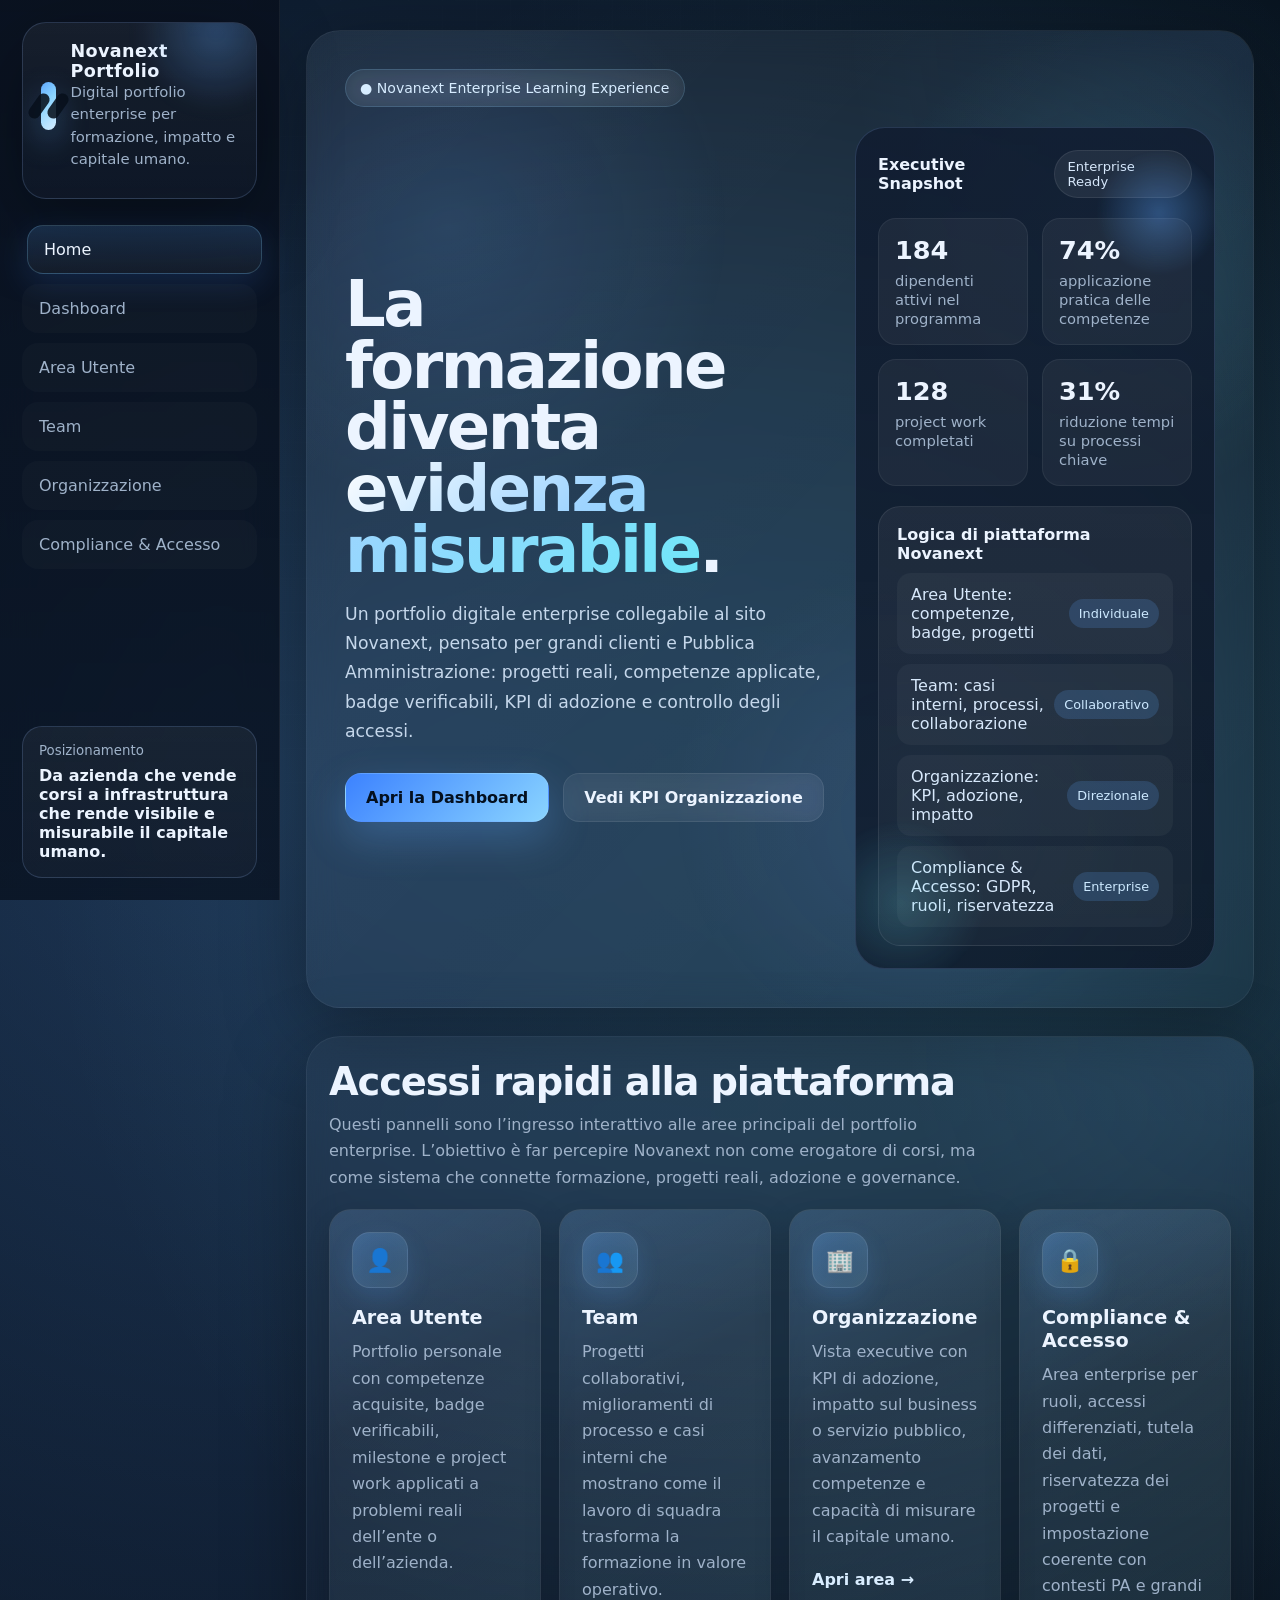
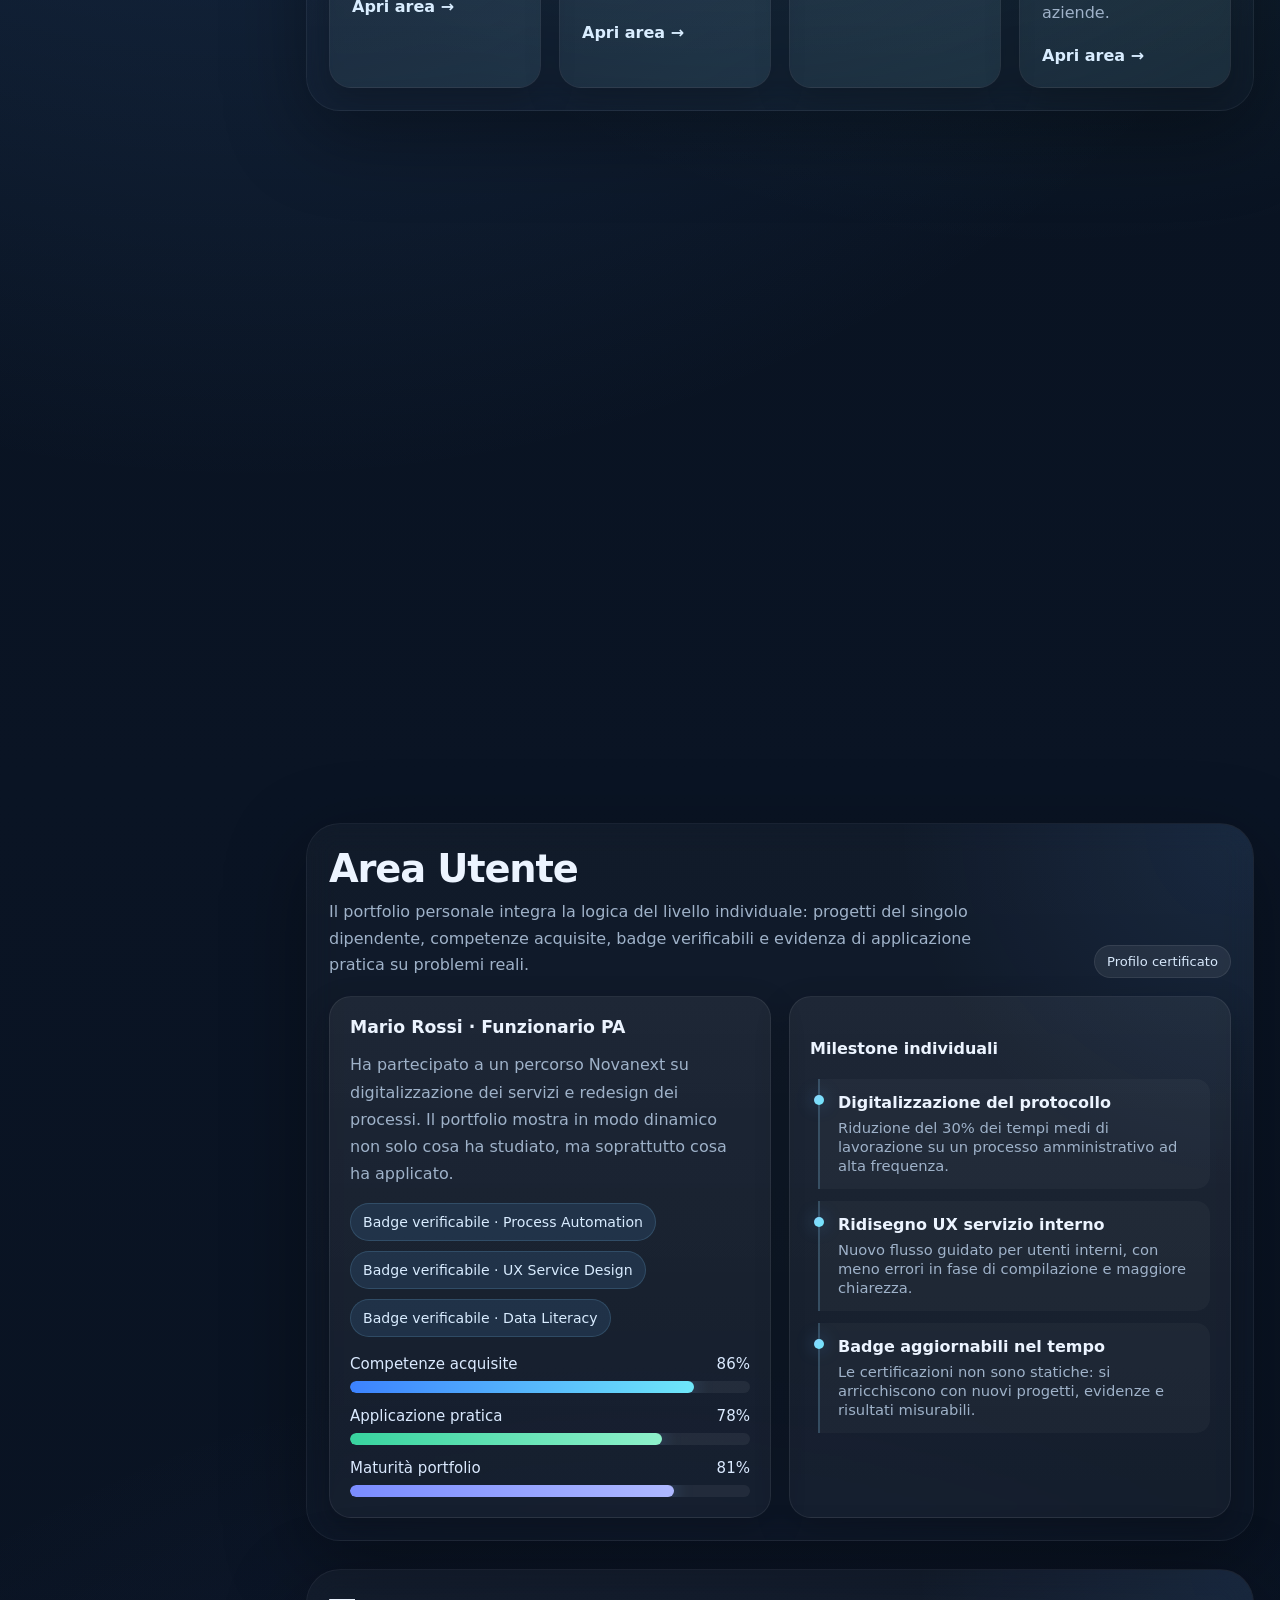
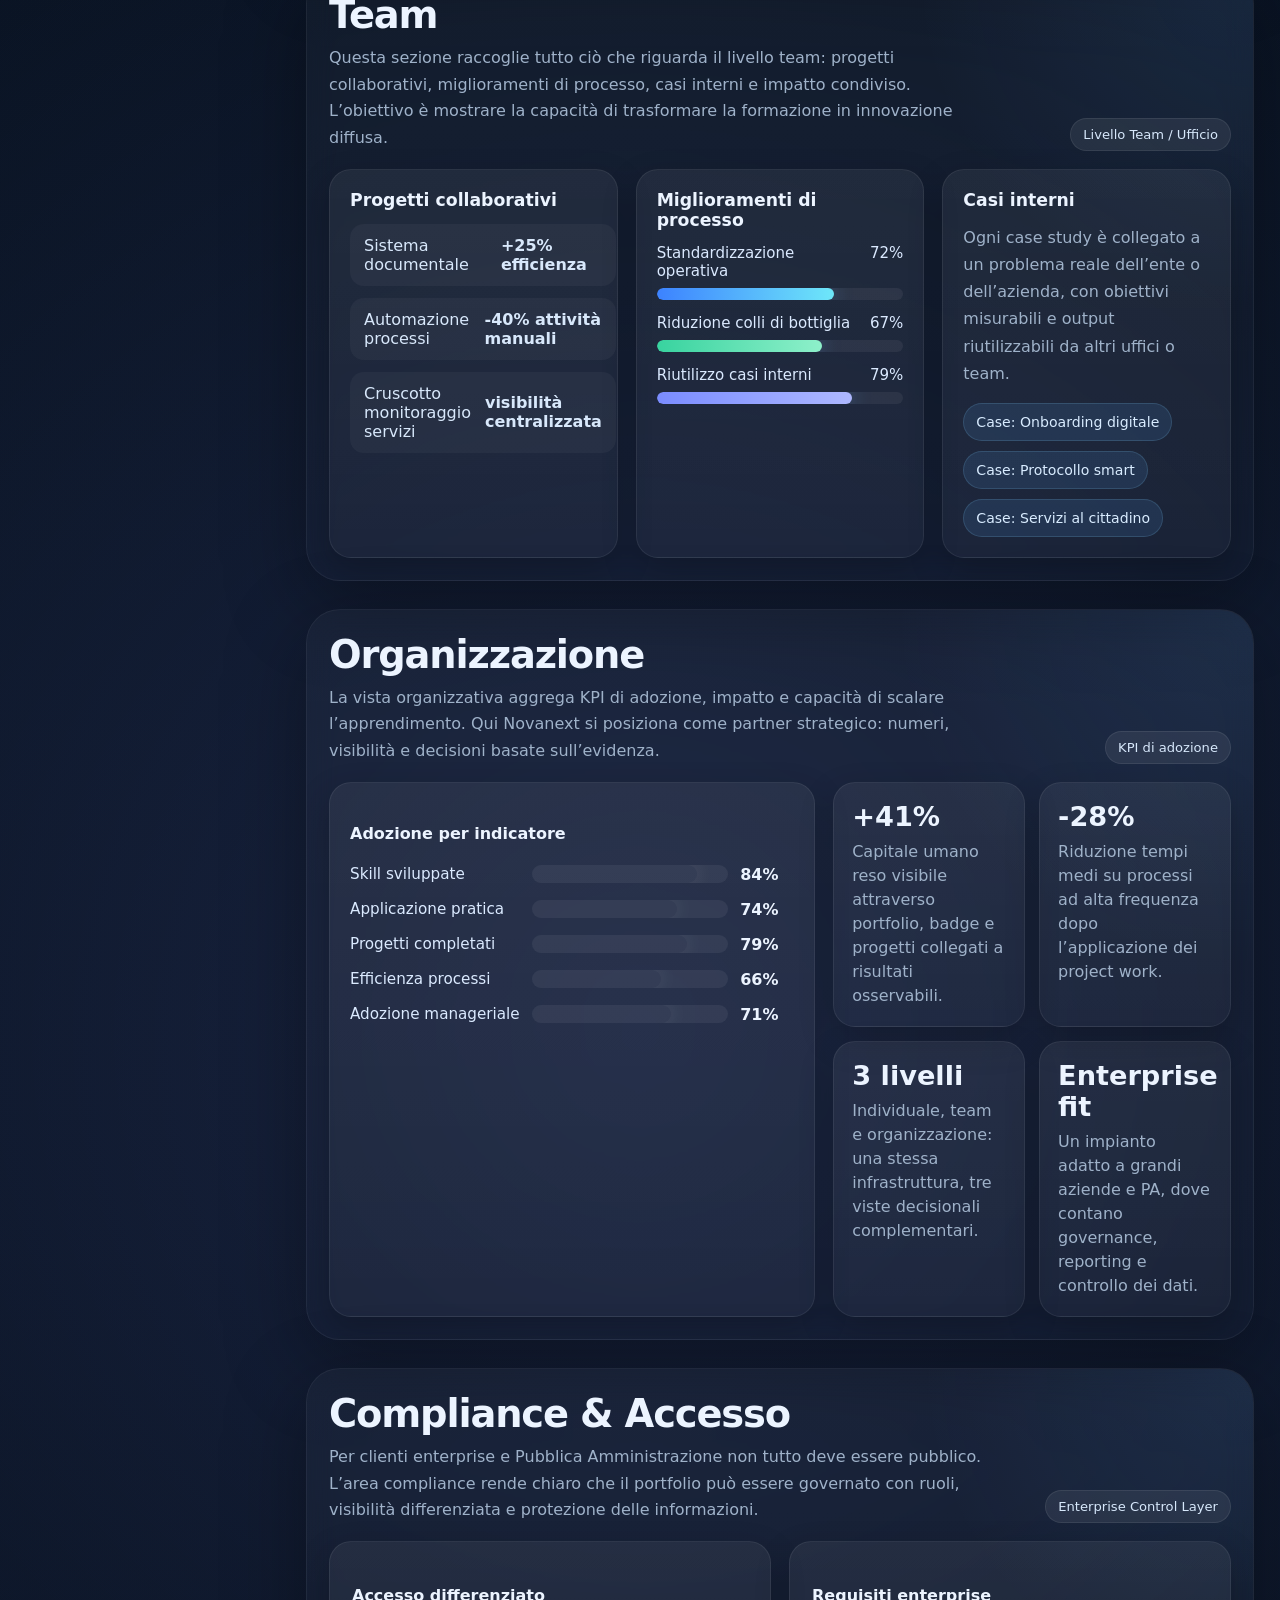
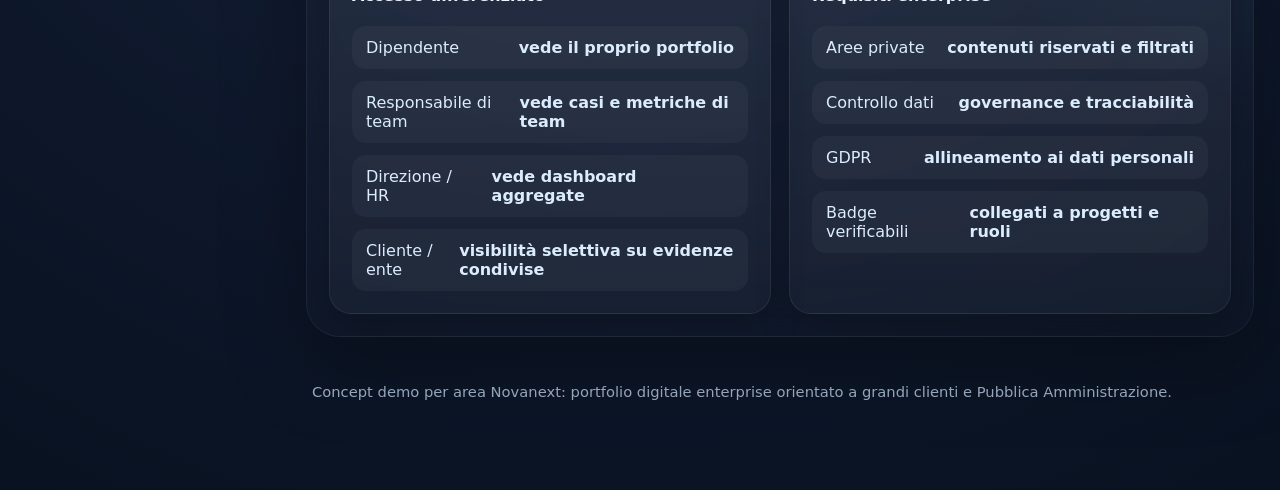
<file: index.html>
<!DOCTYPE html>
<html lang="it">
<head>
  <meta charset="UTF-8" />
  <meta name="viewport" content="width=device-width, initial-scale=1.0" />
  <title>Novanext | Digital Portfolio Enterprise</title>
  <style>
    :root {
      --bg: #08111f;
      --bg-soft: #0f1b2d;
      --panel: rgba(14, 26, 44, 0.72);
      --panel-strong: rgba(20, 34, 56, 0.92);
      --line: rgba(150, 190, 255, 0.18);
      --text: #ecf4ff;
      --muted: #9fb2c9;
      --blue: #5fa8ff;
      --blue-2: #8ad4ff;
      --azure: #3c82ff;
      --cyan: #6ee7f9;
      --success: #38d39f;
      --violet: #7a8cff;
      --orange: #ffb86b;
      --shadow: 0 24px 80px rgba(0,0,0,.34);
      --radius-xl: 28px;
      --radius-lg: 22px;
      --radius-md: 16px;
      --max: 1400px;
    }

    * { box-sizing: border-box; }
    html { scroll-behavior: smooth; }
    body {
      margin: 0;
      font-family: Inter, ui-sans-serif, system-ui, -apple-system, BlinkMacSystemFont, "Segoe UI", sans-serif;
      background:
        radial-gradient(circle at 20% 15%, rgba(95,168,255,.24), transparent 28%),
        radial-gradient(circle at 82% 16%, rgba(110,231,249,.18), transparent 22%),
        radial-gradient(circle at 50% 80%, rgba(122,140,255,.14), transparent 30%),
        linear-gradient(180deg, #07101c 0%, #0a1424 45%, #08111f 100%);
      color: var(--text);
      overflow-x: hidden;
    }

    body::before {
      content: "";
      position: fixed;
      inset: 0;
      pointer-events: none;
      background-image: linear-gradient(rgba(255,255,255,.03) 1px, transparent 1px), linear-gradient(90deg, rgba(255,255,255,.03) 1px, transparent 1px);
      background-size: 34px 34px;
      mask-image: radial-gradient(circle at center, black 45%, transparent 100%);
      opacity: .35;
    }

    a { color: inherit; text-decoration: none; }

    .layout {
      display: grid;
      grid-template-columns: 280px minmax(0, 1fr);
      min-height: 100vh;
    }

    .sidebar {
      position: sticky;
      top: 0;
      height: 100vh;
      padding: 22px;
      border-right: 1px solid rgba(255,255,255,.06);
      background: linear-gradient(180deg, rgba(10,18,32,.92), rgba(8,17,31,.78));
      backdrop-filter: blur(18px);
      display: flex;
      flex-direction: column;
      gap: 18px;
      z-index: 10;
    }

    .brand {
      padding: 18px;
      border: 1px solid var(--line);
      background: linear-gradient(180deg, rgba(255,255,255,.05), rgba(255,255,255,.02));
      border-radius: 24px;
      box-shadow: var(--shadow);
      position: relative;
      overflow: hidden;
    }
    .brand::after {
      content: "";
      position: absolute;
      width: 160px;
      height: 160px;
      right: -40px;
      top: -70px;
      background: radial-gradient(circle, rgba(95,168,255,.30), transparent 70%);
      filter: blur(8px);
    }
    .logo-wrap {
      display: flex;
      align-items: center;
      gap: 14px;
      margin-bottom: 10px;
    }
    .logo {
      width: 48px;
      height: 48px;
      border-radius: 16px;
      background: linear-gradient(135deg, var(--blue) 0%, var(--blue-2) 40%, #d6ecff 100%);
      position: relative;
      box-shadow: 0 12px 30px rgba(95,168,255,.35);
    }
    .logo::before,
    .logo::after {
      content: "";
      position: absolute;
      background: rgba(7,16,28,.88);
      border-radius: 999px;
      transform: rotate(35deg);
    }
    .logo::before { width: 12px; height: 28px; left: 11px; top: 10px; }
    .logo::after { width: 12px; height: 28px; right: 11px; top: 10px; }

    .brand h1 {
      margin: 0;
      font-size: 1.1rem;
      letter-spacing: .02em;
    }
    .brand p {
      margin: 0;
      color: var(--muted);
      line-height: 1.5;
      font-size: .93rem;
    }

    .nav {
      display: flex;
      flex-direction: column;
      gap: 10px;
      margin-top: 8px;
    }
    .nav a {
      padding: 14px 16px;
      border-radius: 16px;
      color: var(--muted);
      border: 1px solid transparent;
      transition: .28s ease;
      background: rgba(255,255,255,.02);
    }
    .nav a:hover,
    .nav a.active {
      color: var(--text);
      border-color: rgba(138,212,255,.22);
      background: linear-gradient(180deg, rgba(95,168,255,.18), rgba(255,255,255,.04));
      transform: translateX(5px);
      box-shadow: 0 10px 30px rgba(60,130,255,.16);
    }

    .side-note {
      margin-top: auto;
      padding: 16px;
      border-radius: 20px;
      border: 1px solid var(--line);
      background: linear-gradient(180deg, rgba(255,255,255,.05), rgba(255,255,255,.03));
    }
    .side-note small { color: var(--muted); display: block; margin-bottom: 8px; }

    main {
      padding: 30px 26px 90px;
    }

    .section {
      max-width: var(--max);
      margin: 0 auto 28px;
      padding: 22px;
      border: 1px solid rgba(255,255,255,.05);
      background: linear-gradient(180deg, rgba(255,255,255,.03), rgba(255,255,255,.015));
      border-radius: 34px;
      backdrop-filter: blur(14px);
      box-shadow: var(--shadow);
      position: relative;
      overflow: hidden;
    }
    .section::before {
      content: "";
      position: absolute;
      inset: 0;
      background: radial-gradient(circle at top right, rgba(95,168,255,.10), transparent 30%);
      pointer-events: none;
    }

    .hero {
      min-height: 86vh;
      display: flex;
      flex-direction: column;
      justify-content: center;
      padding: 38px;
      background:
        linear-gradient(135deg, rgba(255,255,255,.06), rgba(255,255,255,.015)),
        radial-gradient(circle at 15% 20%, rgba(95,168,255,.14), transparent 25%),
        radial-gradient(circle at 85% 24%, rgba(110,231,249,.12), transparent 22%),
        radial-gradient(circle at 65% 80%, rgba(122,140,255,.10), transparent 25%);
    }

    .eyebrow {
      display: inline-flex;
      align-items: center;
      gap: 10px;
      padding: 10px 14px;
      border-radius: 999px;
      background: rgba(255,255,255,.05);
      border: 1px solid rgba(138,212,255,.18);
      color: #d7ecff;
      font-size: .88rem;
      width: fit-content;
      margin-bottom: 20px;
      backdrop-filter: blur(10px);
    }

    .hero-grid {
      display: grid;
      grid-template-columns: minmax(0, 1.2fr) minmax(360px, .8fr);
      gap: 28px;
      align-items: center;
    }

    .hero h2 {
      margin: 0;
      font-size: clamp(2.5rem, 5vw, 5rem);
      line-height: .96;
      letter-spacing: -.04em;
      max-width: 10ch;
    }
    .hero h2 span {
      background: linear-gradient(135deg, #ffffff 0%, #9ed4ff 40%, #6ee7f9 100%);
      -webkit-background-clip: text;
      background-clip: text;
      color: transparent;
    }
    .hero p.lead {
      color: #c5d7eb;
      max-width: 60ch;
      font-size: 1.08rem;
      line-height: 1.7;
      margin: 18px 0 0;
    }

    .hero-actions {
      display: flex;
      flex-wrap: wrap;
      gap: 14px;
      margin-top: 26px;
    }
    .btn {
      padding: 14px 20px;
      border-radius: 16px;
      border: 1px solid rgba(255,255,255,.08);
      cursor: pointer;
      transition: .28s ease;
      display: inline-flex;
      align-items: center;
      gap: 10px;
      font-weight: 600;
    }
    .btn.primary {
      background: linear-gradient(135deg, var(--azure), var(--blue-2));
      color: #04101f;
      box-shadow: 0 16px 40px rgba(95,168,255,.28);
    }
    .btn.secondary {
      background: rgba(255,255,255,.05);
      color: var(--text);
      backdrop-filter: blur(10px);
    }
    .btn:hover { transform: translateY(-2px) scale(1.01); }

    .hero-panel {
      position: relative;
      padding: 22px;
      min-height: 470px;
      border-radius: 30px;
      background: linear-gradient(180deg, rgba(17,29,49,.88), rgba(12,22,38,.78));
      border: 1px solid var(--line);
      overflow: hidden;
    }
    .orb {
      position: absolute;
      border-radius: 999px;
      filter: blur(2px);
      opacity: .8;
    }
    .orb.one { width: 130px; height: 130px; right: -10px; top: 20px; background: radial-gradient(circle, rgba(95,168,255,.45), transparent 68%); }
    .orb.two { width: 170px; height: 170px; left: -40px; bottom: -20px; background: radial-gradient(circle, rgba(110,231,249,.24), transparent 70%); }

    .mini-top {
      display: flex;
      align-items: center;
      justify-content: space-between;
      margin-bottom: 18px;
    }
    .mini-tag {
      padding: 8px 12px;
      border-radius: 999px;
      background: rgba(255,255,255,.07);
      font-size: .82rem;
      color: #d7e8fb;
      border: 1px solid rgba(255,255,255,.08);
    }

    .stat-grid {
      display: grid;
      grid-template-columns: repeat(2, 1fr);
      gap: 14px;
      margin: 20px 0;
    }
    .stat {
      padding: 16px;
      border-radius: 18px;
      background: rgba(255,255,255,.05);
      border: 1px solid rgba(255,255,255,.06);
    }
    .stat strong { font-size: 1.6rem; display: block; margin-bottom: 6px; }
    .stat span { color: var(--muted); font-size: .92rem; }

    .flow-card {
      padding: 18px;
      border-radius: 22px;
      background: linear-gradient(180deg, rgba(255,255,255,.06), rgba(255,255,255,.03));
      border: 1px solid rgba(255,255,255,.08);
      margin-top: 14px;
    }
    .flow-card h4 { margin: 0 0 10px; }
    .flow-items { display: grid; gap: 10px; }
    .flow-item {
      display: flex;
      align-items: center;
      justify-content: space-between;
      gap: 10px;
      padding: 12px 14px;
      border-radius: 14px;
      background: rgba(255,255,255,.04);
      color: #d7e8fb;
    }
    .chip {
      padding: 7px 10px;
      border-radius: 999px;
      background: rgba(95,168,255,.18);
      color: #cde9ff;
      font-size: .8rem;
      white-space: nowrap;
    }

    .section-head {
      display: flex;
      align-items: end;
      justify-content: space-between;
      gap: 18px;
      margin-bottom: 18px;
      position: relative;
      z-index: 1;
    }
    .section-head h3 {
      margin: 0 0 8px;
      font-size: clamp(1.7rem, 3vw, 2.5rem);
      letter-spacing: -.03em;
    }
    .section-head p { margin: 0; color: var(--muted); max-width: 65ch; line-height: 1.65; }

    .panel-grid {
      display: grid;
      grid-template-columns: repeat(4, minmax(0, 1fr));
      gap: 18px;
      position: relative;
      z-index: 1;
    }

    .panel-link,
    .card,
    .kpi,
    .metric,
    .bar-card,
    .compliance-card,
    .timeline-card {
      position: relative;
      overflow: hidden;
      border-radius: var(--radius-lg);
      background: linear-gradient(180deg, rgba(255,255,255,.06), rgba(255,255,255,.03));
      border: 1px solid rgba(255,255,255,.07);
      box-shadow: 0 14px 34px rgba(0,0,0,.22);
      transition: transform .35s ease, border-color .35s ease, box-shadow .35s ease;
      transform-style: preserve-3d;
    }
    .panel-link:hover,
    .card:hover,
    .kpi:hover,
    .metric:hover,
    .bar-card:hover,
    .compliance-card:hover,
    .timeline-card:hover {
      transform: translateY(-7px) rotateX(2deg) rotateY(-2deg);
      border-color: rgba(138,212,255,.24);
      box-shadow: 0 24px 50px rgba(17,62,134,.25);
    }

    .panel-link {
      display: block;
      padding: 22px;
      min-height: 260px;
      isolation: isolate;
    }
    .panel-link::before {
      content: "";
      position: absolute;
      inset: 0;
      background: linear-gradient(150deg, rgba(95,168,255,.16), transparent 38%, rgba(110,231,249,.08));
      opacity: .8;
      z-index: -1;
    }
    .panel-link .icon {
      width: 56px;
      height: 56px;
      border-radius: 18px;
      display: grid;
      place-items: center;
      margin-bottom: 18px;
      background: linear-gradient(135deg, rgba(95,168,255,.26), rgba(138,212,255,.12));
      border: 1px solid rgba(255,255,255,.10);
      font-size: 1.4rem;
      box-shadow: inset 0 0 25px rgba(255,255,255,.04), 0 10px 24px rgba(95,168,255,.16);
    }
    .panel-link h4 { margin: 0 0 10px; font-size: 1.2rem; }
    .panel-link p { margin: 0; color: var(--muted); line-height: 1.65; }
    .panel-link .foot {
      margin-top: 20px;
      display: inline-flex;
      align-items: center;
      gap: 10px;
      color: #d9edff;
      font-weight: 600;
    }

    .dashboard-grid {
      display: grid;
      grid-template-columns: 1.2fr .8fr;
      gap: 18px;
      align-items: start;
    }
    .kpis {
      display: grid;
      grid-template-columns: repeat(4, 1fr);
      gap: 14px;
      margin-bottom: 16px;
    }
    .kpi { padding: 18px; }
    .kpi small { color: var(--muted); display: block; margin-bottom: 10px; font-size: .88rem; }
    .kpi strong { font-size: 2rem; display: block; }
    .kpi .delta { color: #9ce7c4; margin-top: 8px; font-size: .9rem; }

    .card { padding: 20px; }
    .card h4 { margin: 0 0 14px; font-size: 1.08rem; }
    .list { display: grid; gap: 12px; }
    .list-item {
      display: flex;
      align-items: center;
      justify-content: space-between;
      gap: 14px;
      padding: 12px 14px;
      background: rgba(255,255,255,.04);
      border-radius: 14px;
      color: #d8e8fb;
    }

    .progress-row { margin-bottom: 14px; }
    .progress-row:last-child { margin-bottom: 0; }
    .progress-top {
      display: flex;
      justify-content: space-between;
      gap: 12px;
      color: #dbeaff;
      font-size: .94rem;
      margin-bottom: 8px;
    }
    .progress {
      width: 100%;
      height: 12px;
      background: rgba(255,255,255,.06);
      border-radius: 999px;
      overflow: hidden;
      position: relative;
    }
    .progress > span {
      display: block;
      height: 100%;
      width: 0;
      border-radius: inherit;
      background: linear-gradient(90deg, var(--azure), var(--cyan));
      box-shadow: 0 0 20px rgba(95,168,255,.4);
      transition: width 1.4s cubic-bezier(.22,1,.36,1);
    }
    .progress.alt > span { background: linear-gradient(90deg, var(--success), #8ef0ca); }
    .progress.violet > span { background: linear-gradient(90deg, var(--violet), #aeb8ff); }
    .progress.orange > span { background: linear-gradient(90deg, var(--orange), #ffd8a8); }

    .ring-wrap {
      display: grid;
      place-items: center;
      padding: 14px;
    }
    .ring {
      width: 220px;
      aspect-ratio: 1;
      border-radius: 50%;
      display: grid;
      place-items: center;
      background: conic-gradient(var(--blue-2) 0deg, var(--blue) 0deg, rgba(255,255,255,.06) 0deg);
      position: relative;
      box-shadow: inset 0 0 40px rgba(255,255,255,.04), 0 20px 45px rgba(0,0,0,.28);
    }
    .ring::before {
      content: "";
      position: absolute;
      inset: 18px;
      border-radius: inherit;
      background: linear-gradient(180deg, rgba(8,17,31,.98), rgba(12,22,38,.98));
      border: 1px solid rgba(255,255,255,.06);
    }
    .ring-content {
      position: relative;
      text-align: center;
      z-index: 1;
    }
    .ring-content strong {
      display: block;
      font-size: 2.6rem;
      margin-bottom: 4px;
    }
    .ring-content span { color: var(--muted); }

    .two-col {
      display: grid;
      grid-template-columns: repeat(2, 1fr);
      gap: 18px;
    }
    .three-col {
      display: grid;
      grid-template-columns: repeat(3, 1fr);
      gap: 18px;
    }

    .badge-row {
      display: flex;
      flex-wrap: wrap;
      gap: 10px;
      margin-top: 16px;
    }
    .badge {
      padding: 10px 12px;
      border-radius: 999px;
      background: rgba(95,168,255,.12);
      color: #d9ecff;
      border: 1px solid rgba(138,212,255,.16);
      font-size: .88rem;
    }

    .timeline-card { padding: 20px; }
    .timeline {
      display: grid;
      gap: 12px;
      margin-top: 12px;
    }
    .timeline-item {
      position: relative;
      padding: 14px 14px 14px 18px;
      border-left: 2px solid rgba(138,212,255,.22);
      margin-left: 8px;
      background: rgba(255,255,255,.03);
      border-radius: 0 14px 14px 0;
    }
    .timeline-item::before {
      content: "";
      position: absolute;
      width: 10px;
      height: 10px;
      left: -6px;
      top: 16px;
      border-radius: 50%;
      background: linear-gradient(135deg, var(--blue-2), var(--cyan));
      box-shadow: 0 0 18px rgba(95,168,255,.4);
    }
    .timeline-item strong { display: block; margin-bottom: 6px; }
    .timeline-item span { color: var(--muted); font-size: .92rem; }

    .org-layout {
      display: grid;
      grid-template-columns: 1.1fr .9fr;
      gap: 18px;
    }
    .bar-card { padding: 20px; }
    .bars { display: grid; gap: 16px; margin-top: 12px; }
    .bar-row {
      display: grid;
      grid-template-columns: 170px 1fr 54px;
      gap: 12px;
      align-items: center;
    }
    .bar-row label { color: #dbeaff; font-size: .95rem; }
    .bar {
      height: 18px;
      border-radius: 999px;
      overflow: hidden;
      background: rgba(255,255,255,.06);
      position: relative;
    }
    .bar > span {
      display: block;
      height: 100%;
      width: 0;
      border-radius: inherit;
      transition: width 1.6s cubic-bezier(.22,1,.36,1);
      box-shadow: 0 0 22px rgba(255,255,255,.12);
    }
    .b1 > span { background: linear-gradient(90deg, #6ba8ff, #95deff); }
    .b2 > span { background: linear-gradient(90deg, #7b8cff, #a8b4ff); }
    .b3 > span { background: linear-gradient(90deg, #37d59d, #93f0cb); }
    .b4 > span { background: linear-gradient(90deg, #ffb86b, #ffe0b8); }
    .b5 > span { background: linear-gradient(90deg, #55c7f7, #91f0ff); }

    .metric-grid {
      display: grid;
      grid-template-columns: repeat(2, 1fr);
      gap: 14px;
    }
    .metric { padding: 18px; }
    .metric strong { display: block; font-size: 1.7rem; margin-bottom: 8px; }
    .metric span { color: var(--muted); line-height: 1.5; }

    .compliance-grid {
      display: grid;
      grid-template-columns: 1fr 1fr;
      gap: 18px;
    }
    .compliance-card { padding: 22px; }
    .compliance-list { display: grid; gap: 12px; margin-top: 14px; }
    .compliance-item {
      display: flex;
      justify-content: space-between;
      gap: 12px;
      padding: 12px 14px;
      border-radius: 14px;
      background: rgba(255,255,255,.04);
      color: #dbecff;
    }

    .footer {
      max-width: var(--max);
      margin: 0 auto;
      padding: 18px 6px 0;
      color: var(--muted);
      font-size: .92rem;
    }

    .reveal {
      opacity: 0;
      transform: translateY(28px);
      transition: opacity .8s ease, transform .8s ease;
    }
    .reveal.is-visible {
      opacity: 1;
      transform: translateY(0);
    }

    @media (max-width: 1200px) {
      .panel-grid,
      .kpis,
      .three-col { grid-template-columns: repeat(2, 1fr); }
      .hero-grid,
      .dashboard-grid,
      .org-layout,
      .two-col,
      .compliance-grid { grid-template-columns: 1fr; }
    }

    @media (max-width: 920px) {
      .layout { grid-template-columns: 1fr; }
      .sidebar {
        position: relative;
        height: auto;
        border-right: 0;
        border-bottom: 1px solid rgba(255,255,255,.06);
      }
      main { padding-top: 18px; }
      .hero { min-height: auto; padding: 26px; }
      .panel-grid,
      .kpis,
      .three-col,
      .metric-grid { grid-template-columns: 1fr; }
      .bar-row { grid-template-columns: 1fr; }
      .hero h2 { max-width: 12ch; }
    }
  </style>
</head>
<body>
  <div class="layout">
    <aside class="sidebar">
      <div class="brand">
        <div class="logo-wrap">
          <div class="logo"></div>
          <div>
            <h1>Novanext Portfolio</h1>
            <p>Digital portfolio enterprise per formazione, impatto e capitale umano.</p>
          </div>
        </div>
      </div>

      <nav class="nav" id="nav">
        <a href="#home" class="active">Home</a>
        <a href="#dashboard">Dashboard</a>
        <a href="#user-area">Area Utente</a>
        <a href="#team">Team</a>
        <a href="#organization">Organizzazione</a>
        <a href="#compliance">Compliance &amp; Accesso</a>
      </nav>

      <div class="side-note">
        <small>Posizionamento</small>
        <strong>Da azienda che vende corsi a infrastruttura che rende visibile e misurabile il capitale umano.</strong>
      </div>
    </aside>

    <main>
      <section class="section hero reveal is-visible" id="home">
        <div class="eyebrow">● Novanext Enterprise Learning Experience</div>
        <div class="hero-grid">
          <div>
            <h2>La formazione diventa <span>evidenza misurabile</span>.</h2>
            <p class="lead">Un portfolio digitale enterprise collegabile al sito Novanext, pensato per grandi clienti e Pubblica Amministrazione: progetti reali, competenze applicate, badge verificabili, KPI di adozione e controllo degli accessi.</p>
            <div class="hero-actions">
              <a class="btn primary" href="#dashboard">Apri la Dashboard</a>
              <a class="btn secondary" href="#organization">Vedi KPI Organizzazione</a>
            </div>
          </div>

          <div class="hero-panel">
            <div class="orb one"></div>
            <div class="orb two"></div>
            <div class="mini-top">
              <strong>Executive Snapshot</strong>
              <span class="mini-tag">Enterprise Ready</span>
            </div>

            <div class="stat-grid">
              <div class="stat">
                <strong class="counter" data-target="184">0</strong>
                <span>dipendenti attivi nel programma</span>
              </div>
              <div class="stat">
                <strong class="counter" data-target="74" data-suffix="%">0</strong>
                <span>applicazione pratica delle competenze</span>
              </div>
              <div class="stat">
                <strong class="counter" data-target="128">0</strong>
                <span>project work completati</span>
              </div>
              <div class="stat">
                <strong class="counter" data-target="31" data-suffix="%">0</strong>
                <span>riduzione tempi su processi chiave</span>
              </div>
            </div>

            <div class="flow-card">
              <h4>Logica di piattaforma Novanext</h4>
              <div class="flow-items">
                <div class="flow-item"><span>Area Utente: competenze, badge, progetti</span><span class="chip">Individuale</span></div>
                <div class="flow-item"><span>Team: casi interni, processi, collaborazione</span><span class="chip">Collaborativo</span></div>
                <div class="flow-item"><span>Organizzazione: KPI, adozione, impatto</span><span class="chip">Direzionale</span></div>
                <div class="flow-item"><span>Compliance &amp; Accesso: GDPR, ruoli, riservatezza</span><span class="chip">Enterprise</span></div>
              </div>
            </div>
          </div>
        </div>
      </section>

      <section class="section reveal">
        <div class="section-head">
          <div>
            <h3>Accessi rapidi alla piattaforma</h3>
            <p>Questi pannelli sono l’ingresso interattivo alle aree principali del portfolio enterprise. L’obiettivo è far percepire Novanext non come erogatore di corsi, ma come sistema che connette formazione, progetti reali, adozione e governance.</p>
          </div>
        </div>

        <div class="panel-grid">
          <a class="panel-link" href="#user-area">
            <div class="icon">👤</div>
            <h4>Area Utente</h4>
            <p>Portfolio personale con competenze acquisite, badge verificabili, milestone e project work applicati a problemi reali dell’ente o dell’azienda.</p>
            <div class="foot">Apri area →</div>
          </a>
          <a class="panel-link" href="#team">
            <div class="icon">👥</div>
            <h4>Team</h4>
            <p>Progetti collaborativi, miglioramenti di processo e casi interni che mostrano come il lavoro di squadra trasforma la formazione in valore operativo.</p>
            <div class="foot">Apri area →</div>
          </a>
          <a class="panel-link" href="#organization">
            <div class="icon">🏢</div>
            <h4>Organizzazione</h4>
            <p>Vista executive con KPI di adozione, impatto sul business o servizio pubblico, avanzamento competenze e capacità di misurare il capitale umano.</p>
            <div class="foot">Apri area →</div>
          </a>
          <a class="panel-link" href="#compliance">
            <div class="icon">🔒</div>
            <h4>Compliance &amp; Accesso</h4>
            <p>Area enterprise per ruoli, accessi differenziati, tutela dei dati, riservatezza dei progetti e impostazione coerente con contesti PA e grandi aziende.</p>
            <div class="foot">Apri area →</div>
          </a>
        </div>
      </section>

      <section class="section reveal" id="dashboard">
        <div class="section-head">
          <div>
            <h3>Dashboard</h3>
            <p>Una vista pensata per HR, direzione e responsabili di funzione: qui la formazione viene letta come avanzamento reale della popolazione aziendale, non come semplice erogazione didattica.</p>
          </div>
          <span class="mini-tag">Avanzamento totale dipendenti</span>
        </div>

        <div class="dashboard-grid">
          <div>
            <div class="kpis">
              <div class="kpi">
                <small>Competenze sviluppate</small>
                <strong class="counter" data-target="68" data-suffix="%">0</strong>
                <div class="delta">+12% ultimo trimestre</div>
              </div>
              <div class="kpi">
                <small>Dipendenti coinvolti</small>
                <strong class="counter" data-target="184">0</strong>
                <div class="delta">92% della popolazione target</div>
              </div>
              <div class="kpi">
                <small>Progetti completati</small>
                <strong class="counter" data-target="128">0</strong>
                <div class="delta">+26 casi applicati</div>
              </div>
              <div class="kpi">
                <small>Impatto operativo</small>
                <strong class="counter" data-target="31" data-suffix="%">0</strong>
                <div class="delta">riduzione tempi medi</div>
              </div>
            </div>

            <div class="card">
              <h4>Stato del programma per cluster</h4>
              <div class="progress-row">
                <div class="progress-top"><span>Competenze digitali</span><span>82%</span></div>
                <div class="progress" data-progress="82"><span></span></div>
              </div>
              <div class="progress-row">
                <div class="progress-top"><span>Applicazione su processi reali</span><span>74%</span></div>
                <div class="progress alt" data-progress="74"><span></span></div>
              </div>
              <div class="progress-row">
                <div class="progress-top"><span>Adozione manageriale</span><span>69%</span></div>
                <div class="progress violet" data-progress="69"><span></span></div>
              </div>
              <div class="progress-row">
                <div class="progress-top"><span>Scalabilità interna</span><span>63%</span></div>
                <div class="progress orange" data-progress="63"><span></span></div>
              </div>
            </div>
          </div>

          <div class="two-col">
            <div class="card ring-wrap">
              <div class="ring" data-ring="76">
                <div class="ring-content">
                  <strong class="ring-value">76%</strong>
                  <span>Readiness Index</span>
                </div>
              </div>
            </div>
            <div class="card">
              <h4>Insight prioritari</h4>
              <div class="list">
                <div class="list-item"><span>Unità con maggiore adozione</span><strong>Innovazione &amp; Servizi</strong></div>
                <div class="list-item"><span>Area da rafforzare</span><strong>Middle Management</strong></div>
                <div class="list-item"><span>Indicatore più forte</span><strong>Project work applicati</strong></div>
                <div class="list-item"><span>Segnale enterprise</span><strong>Governance accessi attiva</strong></div>
              </div>
            </div>
          </div>
        </div>
      </section>

      <section class="section reveal" id="user-area">
        <div class="section-head">
          <div>
            <h3>Area Utente</h3>
            <p>Il portfolio personale integra la logica del livello individuale: progetti del singolo dipendente, competenze acquisite, badge verificabili e evidenza di applicazione pratica su problemi reali.</p>
          </div>
          <span class="mini-tag">Profilo certificato</span>
        </div>

        <div class="two-col">
          <div class="card">
            <h4>Mario Rossi · Funzionario PA</h4>
            <p style="color: var(--muted); line-height: 1.7; margin-top: 0;">Ha partecipato a un percorso Novanext su digitalizzazione dei servizi e redesign dei processi. Il portfolio mostra in modo dinamico non solo cosa ha studiato, ma soprattutto cosa ha applicato.</p>
            <div class="badge-row">
              <span class="badge">Badge verificabile · Process Automation</span>
              <span class="badge">Badge verificabile · UX Service Design</span>
              <span class="badge">Badge verificabile · Data Literacy</span>
            </div>
            <div style="height: 18px"></div>
            <div class="progress-row">
              <div class="progress-top"><span>Competenze acquisite</span><span>86%</span></div>
              <div class="progress" data-progress="86"><span></span></div>
            </div>
            <div class="progress-row">
              <div class="progress-top"><span>Applicazione pratica</span><span>78%</span></div>
              <div class="progress alt" data-progress="78"><span></span></div>
            </div>
            <div class="progress-row">
              <div class="progress-top"><span>Maturità portfolio</span><span>81%</span></div>
              <div class="progress violet" data-progress="81"><span></span></div>
            </div>
          </div>

          <div class="timeline-card">
            <h4>Milestone individuali</h4>
            <div class="timeline">
              <div class="timeline-item">
                <strong>Digitalizzazione del protocollo</strong>
                <span>Riduzione del 30% dei tempi medi di lavorazione su un processo amministrativo ad alta frequenza.</span>
              </div>
              <div class="timeline-item">
                <strong>Ridisegno UX servizio interno</strong>
                <span>Nuovo flusso guidato per utenti interni, con meno errori in fase di compilazione e maggiore chiarezza.</span>
              </div>
              <div class="timeline-item">
                <strong>Badge aggiornabili nel tempo</strong>
                <span>Le certificazioni non sono statiche: si arricchiscono con nuovi progetti, evidenze e risultati misurabili.</span>
              </div>
            </div>
          </div>
        </div>
      </section>

      <section class="section reveal" id="team">
        <div class="section-head">
          <div>
            <h3>Team</h3>
            <p>Questa sezione raccoglie tutto ciò che riguarda il livello team: progetti collaborativi, miglioramenti di processo, casi interni e impatto condiviso. L’obiettivo è mostrare la capacità di trasformare la formazione in innovazione diffusa.</p>
          </div>
          <span class="mini-tag">Livello Team / Ufficio</span>
        </div>

        <div class="three-col">
          <div class="card">
            <h4>Progetti collaborativi</h4>
            <div class="list">
              <div class="list-item"><span>Sistema documentale</span><strong>+25% efficienza</strong></div>
              <div class="list-item"><span>Automazione processi</span><strong>-40% attività manuali</strong></div>
              <div class="list-item"><span>Cruscotto monitoraggio servizi</span><strong>visibilità centralizzata</strong></div>
            </div>
          </div>
          <div class="card">
            <h4>Miglioramenti di processo</h4>
            <div class="progress-row">
              <div class="progress-top"><span>Standardizzazione operativa</span><span>72%</span></div>
              <div class="progress" data-progress="72"><span></span></div>
            </div>
            <div class="progress-row">
              <div class="progress-top"><span>Riduzione colli di bottiglia</span><span>67%</span></div>
              <div class="progress alt" data-progress="67"><span></span></div>
            </div>
            <div class="progress-row">
              <div class="progress-top"><span>Riutilizzo casi interni</span><span>79%</span></div>
              <div class="progress violet" data-progress="79"><span></span></div>
            </div>
          </div>
          <div class="card">
            <h4>Casi interni</h4>
            <p style="color: var(--muted); line-height: 1.7; margin-top: 0;">Ogni case study è collegato a un problema reale dell’ente o dell’azienda, con obiettivi misurabili e output riutilizzabili da altri uffici o team.</p>
            <div class="badge-row">
              <span class="badge">Case: Onboarding digitale</span>
              <span class="badge">Case: Protocollo smart</span>
              <span class="badge">Case: Servizi al cittadino</span>
            </div>
          </div>
        </div>
      </section>

      <section class="section reveal" id="organization">
        <div class="section-head">
          <div>
            <h3>Organizzazione</h3>
            <p>La vista organizzativa aggrega KPI di adozione, impatto e capacità di scalare l’apprendimento. Qui Novanext si posiziona come partner strategico: numeri, visibilità e decisioni basate sull’evidenza.</p>
          </div>
          <span class="mini-tag">KPI di adozione</span>
        </div>

        <div class="org-layout">
          <div class="bar-card">
            <h4>Adozione per indicatore</h4>
            <div class="bars">
              <div class="bar-row b1">
                <label>Skill sviluppate</label>
                <div class="bar" data-bar="84"><span></span></div>
                <strong>84%</strong>
              </div>
              <div class="bar-row b2">
                <label>Applicazione pratica</label>
                <div class="bar" data-bar="74"><span></span></div>
                <strong>74%</strong>
              </div>
              <div class="bar-row b3">
                <label>Progetti completati</label>
                <div class="bar" data-bar="79"><span></span></div>
                <strong>79%</strong>
              </div>
              <div class="bar-row b4">
                <label>Efficienza processi</label>
                <div class="bar" data-bar="66"><span></span></div>
                <strong>66%</strong>
              </div>
              <div class="bar-row b5">
                <label>Adozione manageriale</label>
                <div class="bar" data-bar="71"><span></span></div>
                <strong>71%</strong>
              </div>
            </div>
          </div>

          <div class="metric-grid">
            <div class="metric">
              <strong>+41%</strong>
              <span>Capitale umano reso visibile attraverso portfolio, badge e progetti collegati a risultati osservabili.</span>
            </div>
            <div class="metric">
              <strong>-28%</strong>
              <span>Riduzione tempi medi su processi ad alta frequenza dopo l’applicazione dei project work.</span>
            </div>
            <div class="metric">
              <strong>3 livelli</strong>
              <span>Individuale, team e organizzazione: una stessa infrastruttura, tre viste decisionali complementari.</span>
            </div>
            <div class="metric">
              <strong>Enterprise fit</strong>
              <span>Un impianto adatto a grandi aziende e PA, dove contano governance, reporting e controllo dei dati.</span>
            </div>
          </div>
        </div>
      </section>

      <section class="section reveal" id="compliance">
        <div class="section-head">
          <div>
            <h3>Compliance &amp; Accesso</h3>
            <p>Per clienti enterprise e Pubblica Amministrazione non tutto deve essere pubblico. L’area compliance rende chiaro che il portfolio può essere governato con ruoli, visibilità differenziata e protezione delle informazioni.</p>
          </div>
          <span class="mini-tag">Enterprise Control Layer</span>
        </div>

        <div class="compliance-grid">
          <div class="compliance-card">
            <h4>Accesso differenziato</h4>
            <div class="compliance-list">
              <div class="compliance-item"><span>Dipendente</span><strong>vede il proprio portfolio</strong></div>
              <div class="compliance-item"><span>Responsabile di team</span><strong>vede casi e metriche di team</strong></div>
              <div class="compliance-item"><span>Direzione / HR</span><strong>vede dashboard aggregate</strong></div>
              <div class="compliance-item"><span>Cliente / ente</span><strong>visibilità selettiva su evidenze condivise</strong></div>
            </div>
          </div>

          <div class="compliance-card">
            <h4>Requisiti enterprise</h4>
            <div class="compliance-list">
              <div class="compliance-item"><span>Aree private</span><strong>contenuti riservati e filtrati</strong></div>
              <div class="compliance-item"><span>Controllo dati</span><strong>governance e tracciabilità</strong></div>
              <div class="compliance-item"><span>GDPR</span><strong>allineamento ai dati personali</strong></div>
              <div class="compliance-item"><span>Badge verificabili</span><strong>collegati a progetti e ruoli</strong></div>
            </div>
          </div>
        </div>
      </section>

      <div class="footer">
        Concept demo per area Novanext: portfolio digitale enterprise orientato a grandi clienti e Pubblica Amministrazione.
      </div>
    </main>
  </div>

  <script>
    const observer = new IntersectionObserver((entries) => {
      entries.forEach((entry) => {
        if (entry.isIntersecting) {
          entry.target.classList.add('is-visible');
          const counters = entry.target.querySelectorAll('.counter');
          counters.forEach(animateCounter);

          const progresses = entry.target.querySelectorAll('.progress');
          progresses.forEach((progress) => {
            const value = progress.dataset.progress;
            const bar = progress.querySelector('span');
            if (bar && !bar.dataset.done) {
              bar.style.width = value + '%';
              bar.dataset.done = 'true';
            }
          });

          const bars = entry.target.querySelectorAll('.bar');
          bars.forEach((barWrap) => {
            const value = barWrap.dataset.bar;
            const bar = barWrap.querySelector('span');
            if (bar && !bar.dataset.done) {
              bar.style.width = value + '%';
              bar.dataset.done = 'true';
            }
          });

          const ring = entry.target.querySelector('.ring');
          if (ring && !ring.dataset.done) {
            const val = Number(ring.dataset.ring || 0);
            ring.style.background = `conic-gradient(var(--blue-2) 0deg, var(--blue) ${val * 3.6}deg, rgba(255,255,255,.06) ${val * 3.6}deg)`;
            ring.dataset.done = 'true';
          }
        }
      });
    }, { threshold: 0.18 });

    document.querySelectorAll('.reveal').forEach((el) => observer.observe(el));

    function animateCounter(el) {
      if (el.dataset.done) return;
      const target = Number(el.dataset.target || 0);
      const suffix = el.dataset.suffix || '';
      const duration = 1400;
      const startTime = performance.now();

      function update(now) {
        const progress = Math.min((now - startTime) / duration, 1);
        const ease = 1 - Math.pow(1 - progress, 3);
        const value = Math.round(target * ease);
        el.textContent = value + suffix;
        if (progress < 1) requestAnimationFrame(update);
      }
      requestAnimationFrame(update);
      el.dataset.done = 'true';
    }

    const sections = document.querySelectorAll('section[id]');
    const navLinks = document.querySelectorAll('.nav a');
    const navObserver = new IntersectionObserver((entries) => {
      entries.forEach((entry) => {
        if (entry.isIntersecting) {
          navLinks.forEach((link) => {
            link.classList.toggle('active', link.getAttribute('href') === '#' + entry.target.id);
          });
        }
      });
    }, { rootMargin: '-35% 0px -50% 0px', threshold: 0.01 });
    sections.forEach((section) => navObserver.observe(section));

    document.querySelectorAll('.panel-link, .card, .kpi, .metric, .bar-card, .compliance-card, .timeline-card').forEach((card) => {
      card.addEventListener('mousemove', (e) => {
        const rect = card.getBoundingClientRect();
        const x = e.clientX - rect.left;
        const y = e.clientY - rect.top;
        const rotateY = ((x / rect.width) - 0.5) * 7;
        const rotateX = ((y / rect.height) - 0.5) * -7;
        card.style.transform = `translateY(-6px) rotateX(${rotateX}deg) rotateY(${rotateY}deg)`;
      });
      card.addEventListener('mouseleave', () => {
        card.style.transform = '';
      });
    });
  </script>
</body>
</html>
</file>
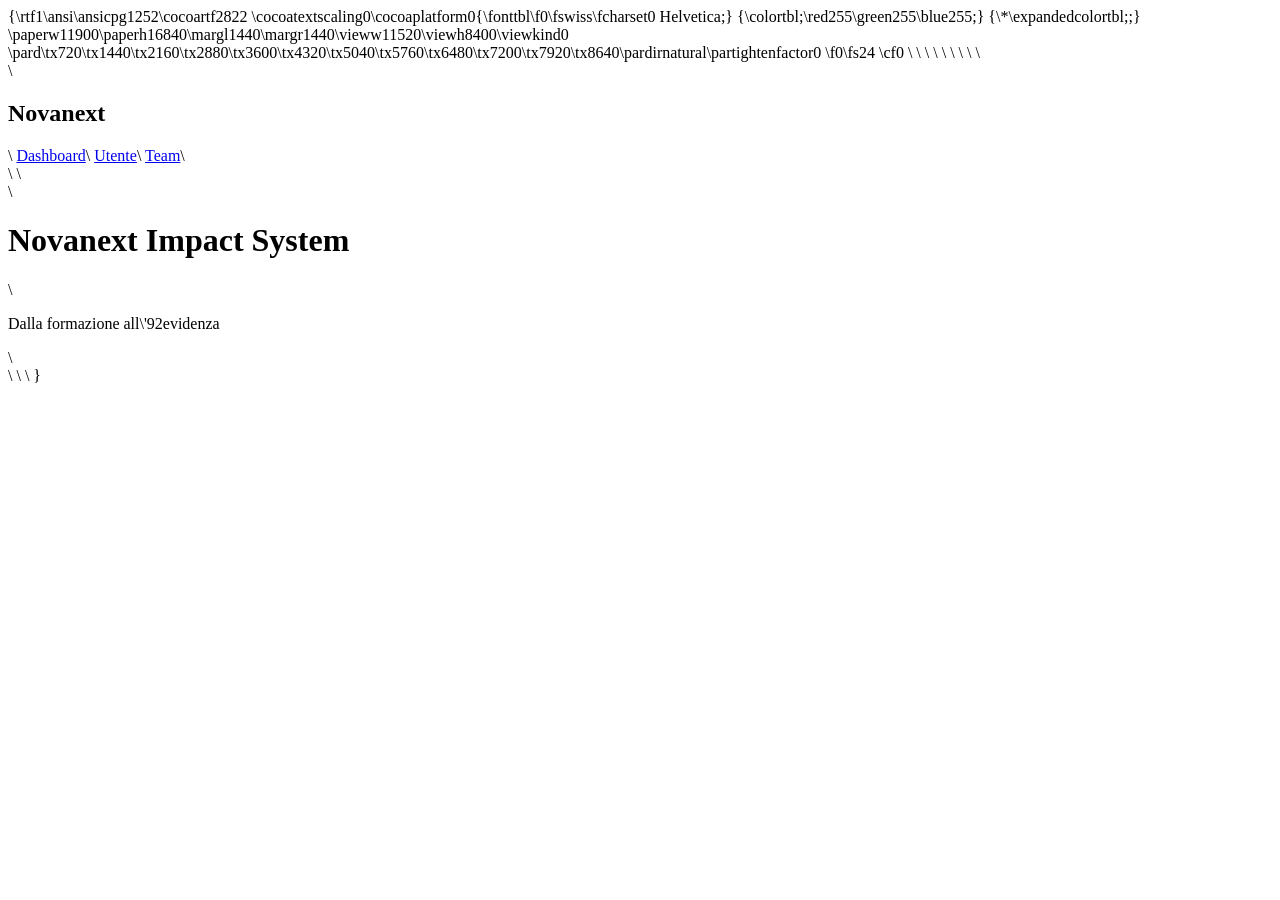
<file: novanext-impact-system-pro/index.html>
{\rtf1\ansi\ansicpg1252\cocoartf2822
\cocoatextscaling0\cocoaplatform0{\fonttbl\f0\fswiss\fcharset0 Helvetica;}
{\colortbl;\red255\green255\blue255;}
{\*\expandedcolortbl;;}
\paperw11900\paperh16840\margl1440\margr1440\vieww11520\viewh8400\viewkind0
\pard\tx720\tx1440\tx2160\tx2880\tx3600\tx4320\tx5040\tx5760\tx6480\tx7200\tx7920\tx8640\pardirnatural\partightenfactor0

\f0\fs24 \cf0 <!DOCTYPE html>\
<html lang="it">\
<head>\
<meta charset="UTF-8">\
<title>Novanext Impact System</title>\
<link rel="stylesheet" href="styles.css">\
</head>\
<body>\
\
<div class="sidebar">\
  <h2>Novanext</h2>\
  <a href="dashboard.html">Dashboard</a>\
  <a href="user.html">Utente</a>\
  <a href="team.html">Team</a>\
</div>\
\
<div class="main">\
  <h1>Novanext Impact System</h1>\
  <p>Dalla formazione all\'92evidenza</p>\
</div>\
\
</body>\
</html>}
</file>
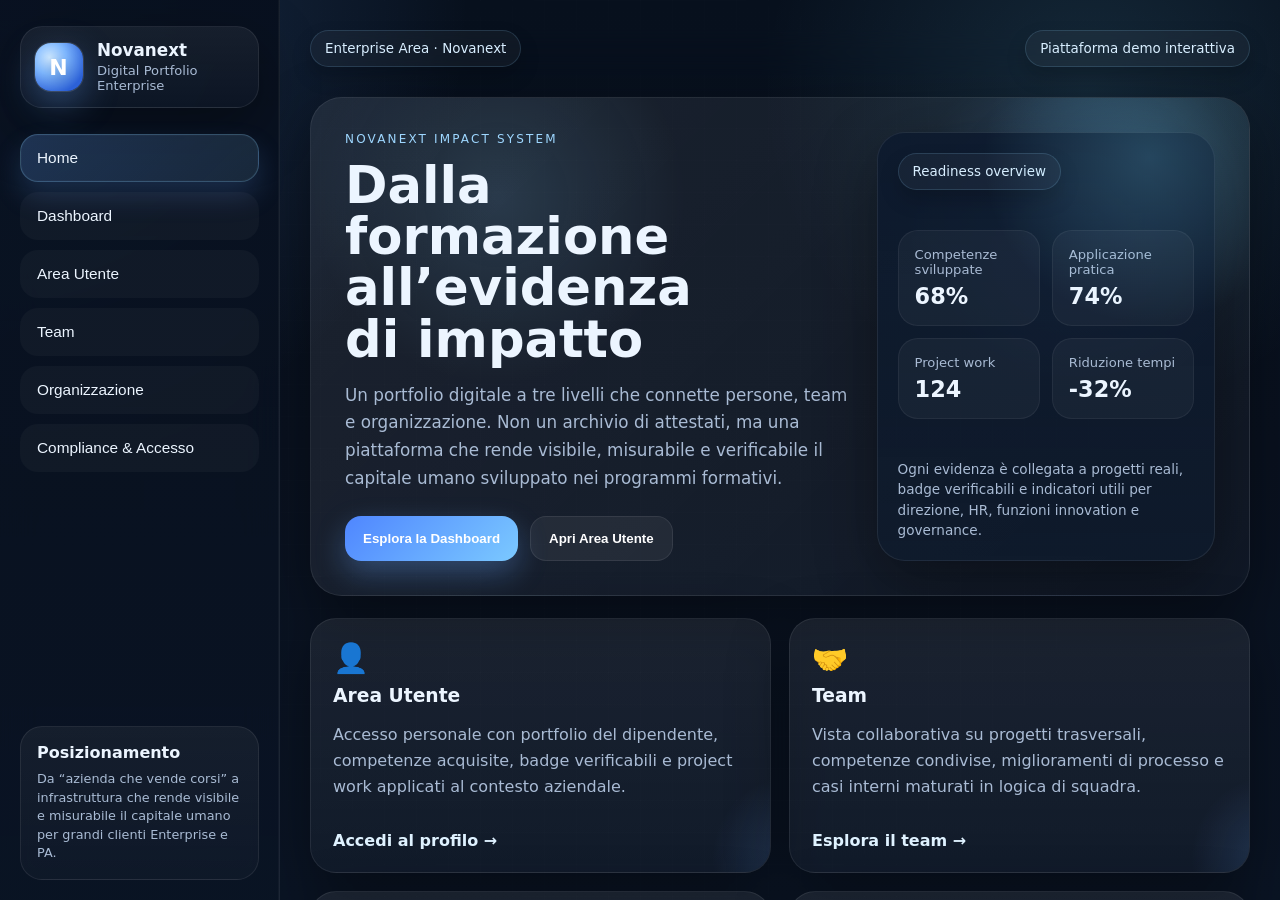
<file: index-3.html>
<!DOCTYPE html>
<html lang="it">
<head>
  <meta charset="UTF-8" />
  <meta name="viewport" content="width=device-width, initial-scale=1.0" />
  <title>Novanext Impact System</title>
  <style>
    :root{
      --bg:#09111f;
      --panel:#0f1b2e;
      --panel-2:#13233b;
      --soft:#a9bbd4;
      --text:#ecf5ff;
      --line:rgba(255,255,255,.08);
      --blue:#69a7ff;
      --blue-2:#8fd3ff;
      --cyan:#75d9ff;
      --glow:rgba(105,167,255,.28);
      --success:#79f0c8;
      --warn:#ffc96b;
      --danger:#ff8f8f;
      --shadow:0 20px 60px rgba(0,0,0,.38);
      --radius:24px;
    }
    *{box-sizing:border-box}
    html,body{
      margin:0; min-height:100%;
      font-family: Inter, ui-sans-serif, system-ui, -apple-system, Segoe UI, Roboto, Arial, sans-serif;
      background:
        radial-gradient(circle at top left, rgba(105,167,255,.22), transparent 30%),
        radial-gradient(circle at 85% 10%, rgba(117,217,255,.12), transparent 24%),
        linear-gradient(180deg, #07101d 0%, #09111f 50%, #0a1424 100%);
      color:var(--text);
      overflow:hidden;
    }
    body::before{
      content:""; position:fixed; inset:0;
      background:
        linear-gradient(rgba(255,255,255,.03) 1px, transparent 1px),
        linear-gradient(90deg, rgba(255,255,255,.03) 1px, transparent 1px);
      background-size: 32px 32px;
      mask-image: radial-gradient(circle at center, black 45%, transparent 90%);
      pointer-events:none; opacity:.35;
    }
    .app{display:grid; grid-template-columns:280px 1fr; min-height:100vh; position:relative; z-index:1;}
    .sidebar{
      position:relative; padding:26px 20px 20px;
      background:linear-gradient(180deg, rgba(8,16,30,.92), rgba(10,20,36,.84));
      border-right:1px solid var(--line); backdrop-filter: blur(18px);
      box-shadow: inset -1px 0 0 rgba(255,255,255,.03);
      display:flex; flex-direction:column; gap:18px;
    }
    .brand{
      display:flex; align-items:center; gap:14px; padding:14px;
      border:1px solid var(--line); border-radius:22px;
      background:linear-gradient(180deg, rgba(255,255,255,.06), rgba(255,255,255,.02));
      box-shadow:var(--shadow);
    }
    .logo{
      width:48px; height:48px; border-radius:16px;
      background:
        radial-gradient(circle at 30% 30%, #cce7ff, #7fb8ff 35%, #2d62d8 78%),
        linear-gradient(135deg,#8fd3ff,#69a7ff);
      box-shadow:0 0 0 1px rgba(255,255,255,.12), 0 12px 35px rgba(105,167,255,.34);
      position:relative; overflow:hidden; flex:0 0 auto;
    }
    .logo::after{
      content:"N"; position:absolute; inset:0; display:grid; place-items:center;
      font-weight:900; font-size:22px; color:white; letter-spacing:.04em;
      text-shadow:0 4px 16px rgba(0,0,0,.25);
    }
    .brand h1{margin:0; font-size:1.05rem; line-height:1.1;}
    .brand p{margin:4px 0 0; color:var(--soft); font-size:.82rem;}
    .nav{display:flex; flex-direction:column; gap:10px; margin-top:8px;}
    .nav button{
      width:100%; border:1px solid transparent; background:rgba(255,255,255,.03); color:var(--text);
      text-align:left; padding:14px 16px; border-radius:18px; cursor:pointer; transition:.24s ease; font-size:.96rem;
    }
    .nav button:hover{
      transform:translateX(4px); background:rgba(105,167,255,.13);
      border-color:rgba(143,211,255,.25); box-shadow:0 8px 24px rgba(105,167,255,.16);
    }
    .nav button.active{
      background:linear-gradient(135deg, rgba(105,167,255,.23), rgba(143,211,255,.12));
      border-color:rgba(143,211,255,.24);
      box-shadow:0 14px 28px rgba(105,167,255,.18), inset 0 0 0 1px rgba(255,255,255,.02);
    }
    .sidebar-foot{
      margin-top:auto; padding:16px; border:1px solid var(--line); border-radius:22px;
      background:linear-gradient(180deg, rgba(255,255,255,.05), rgba(255,255,255,.025));
    }
    .sidebar-foot .tiny{color:var(--soft); font-size:.8rem; margin-top:8px; line-height:1.45;}
    .workspace{position:relative; overflow:hidden;}
    .screen{
      position:absolute; inset:0; padding:30px; overflow:auto;
      opacity:0; transform:translateY(20px) scale(.985); pointer-events:none;
      transition:opacity .42s ease, transform .42s ease;
    }
    .screen.active{opacity:1; transform:translateY(0) scale(1); pointer-events:auto;}
    .topbar{
      display:flex; align-items:center; justify-content:space-between; gap:18px; margin-bottom:22px;
      position:sticky; top:0; z-index:5; backdrop-filter: blur(12px); padding-bottom:8px;
    }
    .chip{
      display:inline-flex; align-items:center; gap:8px; padding:10px 14px; border-radius:999px;
      border:1px solid rgba(143,211,255,.16); background:rgba(255,255,255,.04);
      color:#d8eeff; box-shadow:0 10px 20px rgba(0,0,0,.18); font-size:.84rem;
    }
    .hero{
      position:relative; overflow:hidden; padding:34px; border-radius:32px; border:1px solid var(--line);
      background:
        radial-gradient(circle at 20% 20%, rgba(143,211,255,.14), transparent 22%),
        radial-gradient(circle at 82% 24%, rgba(105,167,255,.20), transparent 20%),
        linear-gradient(135deg, rgba(255,255,255,.08), rgba(255,255,255,.03));
      box-shadow:var(--shadow); margin-bottom:22px;
    }
    .hero::after{
      content:""; position:absolute; width:360px; height:360px; right:-80px; top:-120px; border-radius:50%;
      background:radial-gradient(circle, rgba(117,217,255,.22), transparent 65%); pointer-events:none;
    }
    .hero-grid{display:grid; grid-template-columns:1.2fr .8fr; gap:24px; align-items:stretch;}
    .eyebrow{color:#9ed7ff; text-transform:uppercase; letter-spacing:.18em; font-size:.75rem; margin-bottom:14px;}
    h1,h2,h3{margin:0}
    .hero h1{font-size:clamp(2.2rem, 4vw, 4rem); line-height:1; margin-bottom:14px; max-width:11ch;}
    .lead{color:var(--soft); max-width:720px; font-size:1.05rem; line-height:1.65;}
    .hero-actions{display:flex; flex-wrap:wrap; gap:12px; margin-top:24px;}
    .btn{
      border:none; cursor:pointer; border-radius:16px; padding:14px 18px; font-weight:700; color:#fff; transition:.24s ease;
    }
    .btn-primary{background:linear-gradient(135deg, #4f86ff, #7bc9ff); box-shadow:0 12px 30px rgba(105,167,255,.32);}
    .btn-secondary{background:rgba(255,255,255,.06); border:1px solid rgba(255,255,255,.08);}
    .btn:hover{transform:translateY(-2px)} .btn:active{transform:translateY(0)}
    .floating-panel{
      align-self:stretch; border:1px solid var(--line); border-radius:28px; padding:20px;
      background:linear-gradient(180deg, rgba(13,26,46,.92), rgba(14,27,45,.7));
      box-shadow:var(--shadow); display:flex; flex-direction:column; justify-content:space-between; gap:18px;
    }
    .mini-stat-grid{display:grid; grid-template-columns:1fr 1fr; gap:12px;}
    .mini-stat{padding:16px; border-radius:20px; background:rgba(255,255,255,.04); border:1px solid rgba(255,255,255,.06);}
    .mini-stat .label{color:var(--soft); font-size:.82rem}
    .mini-stat .value{font-size:1.4rem; font-weight:800; margin-top:6px}
    .section-grid{display:grid; grid-template-columns:repeat(12, 1fr); gap:18px;}
    .card{
      position:relative; overflow:hidden; background:linear-gradient(180deg, rgba(255,255,255,.07), rgba(255,255,255,.03));
      border:1px solid var(--line); border-radius:26px; padding:22px; box-shadow:var(--shadow);
    }
    .interactive{cursor:pointer; transition:transform .28s ease, border-color .28s ease, box-shadow .28s ease;}
    .interactive:hover{
      transform:translateY(-6px) rotateX(2deg);
      border-color:rgba(143,211,255,.24);
      box-shadow:0 18px 45px rgba(10,25,45,.4), 0 0 0 1px rgba(143,211,255,.10), 0 0 40px rgba(105,167,255,.12);
    }
    .card::before{
      content:""; position:absolute; inset:auto -25% -30% auto; width:180px; height:180px; border-radius:50%;
      background:radial-gradient(circle, rgba(105,167,255,.18), transparent 65%); pointer-events:none;
    }
    .panel-hero{grid-column:span 6; min-height:210px; display:flex; flex-direction:column; justify-content:space-between;}
    .panel-hero .icon{font-size:1.8rem; margin-bottom:10px}
    .panel-hero p{color:var(--soft); line-height:1.6; max-width:44ch;}
    .arrow{margin-top:16px; display:inline-flex; align-items:center; gap:8px; color:#dff2ff; font-weight:700;}
    .kpis{display:grid; grid-template-columns:repeat(4,1fr); gap:16px; margin-top:22px;}
    .kpi{padding:18px; border-radius:22px; border:1px solid var(--line); background:rgba(255,255,255,.04);}
    .kpi .top{color:var(--soft); font-size:.82rem;}
    .kpi .num{font-size:2rem; font-weight:800; margin-top:12px;}
    .split{display:grid; grid-template-columns:1.1fr .9fr; gap:18px; margin-top:18px;}
    .list{display:grid; gap:14px;}
    .list-item{
      display:flex; gap:14px; align-items:flex-start; padding:14px 16px; border-radius:18px;
      background:rgba(255,255,255,.035); border:1px solid rgba(255,255,255,.055);
    }
    .dot{
      width:12px; height:12px; border-radius:50%; margin-top:6px;
      background:linear-gradient(135deg, #7bc9ff, #4f86ff); box-shadow:0 0 20px rgba(105,167,255,.4); flex:0 0 auto;
    }
    .bar-wrap{display:grid; gap:14px; margin-top:18px;}
    .bar-row{display:grid; gap:8px;}
    .bar-label{display:flex; justify-content:space-between; color:#dbeeff; font-size:.92rem;}
    .bar-track{
      height:14px; border-radius:999px; background:rgba(255,255,255,.06); overflow:hidden;
      border:1px solid rgba(255,255,255,.05);
    }
    .bar-fill{height:100%; width:0; border-radius:999px; transition:width 1.2s cubic-bezier(.2,.8,.2,1); box-shadow:0 0 20px rgba(255,255,255,.1);}
    .fill-1{background:linear-gradient(90deg, #6ba2ff, #87c8ff)}
    .fill-2{background:linear-gradient(90deg, #78e4ff, #6ba2ff)}
    .fill-3{background:linear-gradient(90deg, #8de3c5, #6ad0ff)}
    .fill-4{background:linear-gradient(90deg, #9fb8ff, #8be9ff)}
    .ring-wrap{display:flex; align-items:center; justify-content:center; min-height:290px;}
    .ring{
      --p:72; width:220px; height:220px; border-radius:50%; display:grid; place-items:center;
      background:
        radial-gradient(closest-side, #0c172a 72%, transparent 73% 100%),
        conic-gradient(#8bd3ff calc(var(--p)*1%), rgba(255,255,255,.07) 0);
      box-shadow:0 0 0 1px rgba(255,255,255,.06), inset 0 0 40px rgba(105,167,255,.08), 0 20px 60px rgba(0,0,0,.36);
    }
    .ring-inner{text-align:center;}
    .ring-value{font-size:2.8rem; font-weight:900; line-height:1;}
    .ring-caption{color:var(--soft); margin-top:6px; font-size:.92rem;}
    .login-wrap{max-width:480px; margin:40px auto 0;}
    .field{display:grid; gap:8px; margin-bottom:14px;}
    .field label{color:#d7ebff; font-size:.92rem; font-weight:600;}
    .field input{
      width:100%; padding:15px 16px; border-radius:16px; border:1px solid rgba(255,255,255,.08);
      background:rgba(255,255,255,.05); color:white; outline:none; font-size:1rem; transition:.2s ease;
    }
    .field input:focus{border-color:rgba(143,211,255,.4); box-shadow:0 0 0 4px rgba(105,167,255,.12);}
    .helper{color:var(--soft); font-size:.85rem; line-height:1.5;}
    .badge-row{display:flex; flex-wrap:wrap; gap:10px; margin-top:16px;}
    .badge{
      padding:10px 14px; border-radius:999px; background:rgba(255,255,255,.06);
      border:1px solid rgba(255,255,255,.07); color:#e8f5ff; font-size:.88rem;
    }
    .skills-emoji{display:flex; flex-wrap:wrap; gap:14px; margin-top:20px; font-size:1.9rem;}
    .skills-emoji span{
      width:62px; height:62px; display:grid; place-items:center; border-radius:18px;
      background:rgba(255,255,255,.05); border:1px solid rgba(255,255,255,.08);
      box-shadow:0 12px 24px rgba(0,0,0,.18); transition:.24s ease;
    }
    .skills-emoji span:hover{transform:translateY(-4px) scale(1.04);}
    .section-title{margin-top:6px; font-size:1.8rem; margin-bottom:8px;}
    .section-text{color:var(--soft); line-height:1.65; max-width:780px; margin-bottom:18px;}
    .subgrid-2{display:grid; grid-template-columns:1fr 1fr; gap:18px;}
    .small-metric{
      padding:16px 18px; border-radius:18px; background:rgba(255,255,255,.04); border:1px solid rgba(255,255,255,.06);
    }
    .small-metric strong{display:block; font-size:1.34rem; margin-top:8px;}
    .screen::-webkit-scrollbar{width:10px}
    .screen::-webkit-scrollbar-thumb{background:rgba(255,255,255,.12); border-radius:999px;}
    .screen::-webkit-scrollbar-track{background:transparent}
    @media (max-width:1180px){
      .app{grid-template-columns:1fr}
      .sidebar{height:auto; position:sticky; top:0; z-index:10}
      .workspace{min-height:calc(100vh - 240px)}
      .hero-grid,.split,.subgrid-2{grid-template-columns:1fr}
      .panel-hero{grid-column:span 12}
      .kpis{grid-template-columns:repeat(2,1fr)}
    }
    @media (max-width:760px){
      .screen{padding:18px}
      .hero{padding:22px; border-radius:24px}
      .section-grid{grid-template-columns:1fr}
      .panel-hero{grid-column:span 1}
      .kpis{grid-template-columns:1fr}
      .brand{padding:12px}
    }
  </style>
</head>
<body>
  <div class="app">
    <aside class="sidebar">
      <div class="brand">
        <div class="logo"></div>
        <div>
          <h1>Novanext</h1>
          <p>Digital Portfolio Enterprise</p>
        </div>
      </div>

      <nav class="nav">
        <button class="nav-link active" data-screen="home">Home</button>
        <button class="nav-link" data-screen="dashboard">Dashboard</button>
        <button class="nav-link" data-screen="user-login">Area Utente</button>
        <button class="nav-link" data-screen="team">Team</button>
        <button class="nav-link" data-screen="organization">Organizzazione</button>
        <button class="nav-link" data-screen="compliance">Compliance & Accesso</button>
      </nav>

      <div class="sidebar-foot">
        <strong>Posizionamento</strong>
        <div class="tiny">
          Da “azienda che vende corsi” a infrastruttura che rende visibile e misurabile il capitale umano per grandi clienti Enterprise e PA.
        </div>
      </div>
    </aside>

    <main class="workspace">
      <section class="screen active" id="screen-home">
        <div class="topbar">
          <div class="chip">Enterprise Area · Novanext</div>
          <div class="chip">Piattaforma demo interattiva</div>
        </div>

        <div class="hero">
          <div class="hero-grid">
            <div>
              <div class="eyebrow">Novanext Impact System</div>
              <h1>Dalla formazione all’evidenza di impatto</h1>
              <p class="lead">
                Un portfolio digitale a tre livelli che connette persone, team e organizzazione.
                Non un archivio di attestati, ma una piattaforma che rende visibile, misurabile e verificabile il capitale umano sviluppato nei programmi formativi.
              </p>
              <div class="hero-actions">
                <button class="btn btn-primary go-screen" data-target="dashboard">Esplora la Dashboard</button>
                <button class="btn btn-secondary go-screen" data-target="user-login">Apri Area Utente</button>
              </div>
            </div>

            <div class="floating-panel">
              <div><div class="chip">Readiness overview</div></div>
              <div class="mini-stat-grid">
                <div class="mini-stat"><div class="label">Competenze sviluppate</div><div class="value counter" data-target="68" data-suffix="%">0%</div></div>
                <div class="mini-stat"><div class="label">Applicazione pratica</div><div class="value counter" data-target="74" data-suffix="%">0%</div></div>
                <div class="mini-stat"><div class="label">Project work</div><div class="value counter" data-target="124">0</div></div>
                <div class="mini-stat"><div class="label">Riduzione tempi</div><div class="value counter" data-target="32" data-prefix="-" data-suffix="%">0%</div></div>
              </div>
              <div class="helper">
                Ogni evidenza è collegata a progetti reali, badge verificabili e indicatori utili per direzione, HR, funzioni innovation e governance.
              </div>
            </div>
          </div>
        </div>

        <div class="section-grid">
          <div class="card interactive panel-hero go-screen" data-target="user-login">
            <div><div class="icon">👤</div><h3>Area Utente</h3><p>Accesso personale con portfolio del dipendente, competenze acquisite, badge verificabili e project work applicati al contesto aziendale.</p></div>
            <div class="arrow">Accedi al profilo →</div>
          </div>
          <div class="card interactive panel-hero go-screen" data-target="team">
            <div><div class="icon">🤝</div><h3>Team</h3><p>Vista collaborativa su progetti trasversali, competenze condivise, miglioramenti di processo e casi interni maturati in logica di squadra.</p></div>
            <div class="arrow">Esplora il team →</div>
          </div>
          <div class="card interactive panel-hero go-screen" data-target="organization">
            <div><div class="icon">🏢</div><h3>Organizzazione</h3><p>KPI di adozione, maturità complessiva, impatto su produttività, tempi e costi. Una vista executive pensata per decision maker enterprise.</p></div>
            <div class="arrow">Apri KPI organizzativi →</div>
          </div>
          <div class="card interactive panel-hero go-screen" data-target="compliance">
            <div><div class="icon">🔒</div><h3>Compliance & Accesso</h3><p>Gestione ruoli, visibilità differenziata, controllo dei dati, aree private e readiness GDPR per clienti enterprise e settore pubblico.</p></div>
            <div class="arrow">Vedi governance →</div>
          </div>
        </div>
      </section>

      <section class="screen" id="screen-dashboard">
        <div class="topbar">
          <div class="chip">Dashboard complessiva</div>
          <button class="btn btn-secondary go-screen" data-target="home">Torna alla Home</button>
        </div>

        <h2 class="section-title">Dashboard enterprise dei dipendenti</h2>
        <p class="section-text">Una vista sintetica per dirigenti e sponsor del programma: sviluppo competenze, applicazione pratica, progetti completati e impatto misurabile.</p>

        <div class="kpis">
          <div class="kpi"><div class="top">% competenze sviluppate</div><div class="num counter" data-target="68" data-suffix="%">0%</div></div>
          <div class="kpi"><div class="top">Applicazione pratica</div><div class="num counter" data-target="74" data-suffix="%">0%</div></div>
          <div class="kpi"><div class="top">Progetti completati</div><div class="num counter" data-target="124">0</div></div>
          <div class="kpi"><div class="top">Impatto su tempi/costi</div><div class="num counter" data-target="32" data-prefix="-" data-suffix="%">0%</div></div>
        </div>

        <div class="split">
          <div class="card">
            <h3>Insight direzionali</h3>
            <div class="list" style="margin-top:18px">
              <div class="list-item"><div class="dot"></div><div><strong>Capitale umano attivato</strong><br><span class="helper">La maggior parte dei percorsi ha già generato output applicabili su processi reali.</span></div></div>
              <div class="list-item"><div class="dot"></div><div><strong>Formazione collegata al business</strong><br><span class="helper">I project work sono ancorati a criticità operative e miglioramento dei servizi.</span></div></div>
              <div class="list-item"><div class="dot"></div><div><strong>Rendicontazione immediata</strong><br><span class="helper">La piattaforma rende visibili evidenze, badge e metriche utili a sponsor e governance.</span></div></div>
            </div>
          </div>
          <div class="card">
            <div class="ring-wrap">
              <div class="ring" id="dashboard-ring" style="--p:72">
                <div class="ring-inner">
                  <div class="ring-value counter" data-target="72" data-suffix="%">0%</div>
                  <div class="ring-caption">Readiness Index</div>
                </div>
              </div>
            </div>
          </div>
        </div>
      </section>

      <section class="screen" id="screen-user-login">
        <div class="topbar">
          <div class="chip">Area Utente · accesso simulato</div>
          <button class="btn btn-secondary go-screen" data-target="home">Torna alla Home</button>
        </div>

        <div class="hero">
          <div class="eyebrow">Accesso personale</div>
          <h2 class="section-title">Portfolio individuale con accesso controllato</h2>
          <p class="section-text">Simulazione di ingresso all’area privata del dipendente enterprise. Dopo l’accesso si apre il profilo con progetti, competenze, badge e impatto generato.</p>

          <div class="login-wrap card">
            <div class="field"><label>Email aziendale</label><input type="email" id="login-email" placeholder="nome.cognome@azienda.it" value="mario.rossi@enterprise.it"></div>
            <div class="field"><label>Password</label><input type="password" id="login-password" placeholder="Inserisci password" value="Novanext2026"></div>
            <div class="helper" style="margin-bottom:18px">Demo di accesso riservato per utenti autorizzati. In contesto reale: policy ruoli, visibilità dati e controllo degli accessi.</div>
            <button class="btn btn-primary" id="login-btn">Accedi al portfolio</button>
          </div>
        </div>
      </section>

      <section class="screen" id="screen-user-portfolio">
        <div class="topbar">
          <div class="chip">Area Utente · portfolio personale</div>
          <button class="btn btn-secondary go-screen" data-target="user-login">Esci</button>
        </div>

        <div class="hero">
          <div class="hero-grid">
            <div>
              <div class="eyebrow">Profilo dipendente enterprise</div>
              <h2 class="section-title" style="font-size:2.4rem">Mario Rossi</h2>
              <p class="section-text" style="margin-bottom:0">Digital Transformation Specialist · Programmi di innovazione, automazione e miglioramento dei processi in contesto enterprise.</p>
              <div class="badge-row">
                <div class="badge">Badge verificabile · Automation</div>
                <div class="badge">Badge verificabile · UX Process Design</div>
                <div class="badge">Badge verificabile · Data Literacy</div>
              </div>
            </div>

            <div class="card">
              <h3>Impatto generato</h3>
              <div class="mini-stat-grid" style="margin-top:18px">
                <div class="mini-stat"><div class="label">Tempo ridotto</div><div class="value">-30%</div></div>
                <div class="mini-stat"><div class="label">Adozione</div><div class="value">82%</div></div>
                <div class="mini-stat"><div class="label">Badge attivi</div><div class="value">6</div></div>
                <div class="mini-stat"><div class="label">Progetti chiusi</div><div class="value">12</div></div>
              </div>
            </div>
          </div>
        </div>

        <div class="subgrid-2">
          <div class="card">
            <h3>Progetti del dipendente</h3>
            <div class="list" style="margin-top:18px">
              <div class="list-item"><div class="dot"></div><div><strong>Digitalizzazione processo approvativo</strong><br><span class="helper">Riduzione dei tempi di gestione del 30% e maggiore tracciabilità interna.</span></div></div>
              <div class="list-item"><div class="dot"></div><div><strong>Revisione UX portale interno</strong><br><span class="helper">Miglioramento della fruibilità e semplificazione dei task ad alta frequenza.</span></div></div>
              <div class="list-item"><div class="dot"></div><div><strong>Automazione reporting operativo</strong><br><span class="helper">Meno attività manuali e migliore qualità dei dati condivisi ai manager.</span></div></div>
            </div>
          </div>

          <div class="card">
            <h3>Competenze acquisite</h3>
            <div class="bar-wrap">
              <div class="bar-row"><div class="bar-label"><span>Process Automation</span><span>88%</span></div><div class="bar-track"><div class="bar-fill fill-1" data-width="88%"></div></div></div>
              <div class="bar-row"><div class="bar-label"><span>UX & Service Design</span><span>76%</span></div><div class="bar-track"><div class="bar-fill fill-2" data-width="76%"></div></div></div>
              <div class="bar-row"><div class="bar-label"><span>Data Analysis</span><span>81%</span></div><div class="bar-track"><div class="bar-fill fill-3" data-width="81%"></div></div></div>
              <div class="bar-row"><div class="bar-label"><span>Project Delivery</span><span>84%</span></div><div class="bar-track"><div class="bar-fill fill-4" data-width="84%"></div></div></div>
            </div>
          </div>
        </div>
      </section>

      <section class="screen" id="screen-team">
        <div class="topbar">
          <div class="chip">Livello Team</div>
          <button class="btn btn-secondary go-screen" data-target="home">Torna alla Home</button>
        </div>

        <h2 class="section-title">Team Innovazione</h2>
        <p class="section-text">Progetti collaborativi, miglioramenti di processo e casi interni. Il valore non è solo individuale: qui emerge la capacità del gruppo di trasferire competenze in risultati condivisi.</p>

        <div class="subgrid-2">
          <div class="card">
            <h3>Progetti collaborativi</h3>
            <div class="list" style="margin-top:18px">
              <div class="list-item"><div class="dot"></div><div><strong>Sistema documentale evoluto</strong><br><span class="helper">Nuovo flusso condiviso per indicizzazione, versioning e ricerca rapida.</span></div></div>
              <div class="list-item"><div class="dot"></div><div><strong>Automazione processi interni</strong><br><span class="helper">Eliminazione di passaggi manuali ripetitivi e maggiore standardizzazione.</span></div></div>
              <div class="list-item"><div class="dot"></div><div><strong>Casi interni replicabili</strong><br><span class="helper">Buone pratiche documentate e riutilizzabili da altre unità aziendali.</span></div></div>
            </div>
          </div>

          <div class="card">
            <h3>Competenze condivise</h3>
            <p class="helper" style="margin-top:10px">Visualizzazione rapida delle aree di lavoro di squadra e delle capability distribuite nel gruppo.</p>
            <div class="skills-emoji">
              <span title="Digital">💻</span>
              <span title="Automation">⚙️</span>
              <span title="Data">📊</span>
              <span title="Execution">🎯</span>
              <span title="Collaboration">🤝</span>
              <span title="Innovation">🚀</span>
            </div>
          </div>
        </div>
      </section>

      <section class="screen" id="screen-organization">
        <div class="topbar">
          <div class="chip">Livello Organizzazione</div>
          <button class="btn btn-secondary go-screen" data-target="home">Torna alla Home</button>
        </div>

        <h2 class="section-title">Organizzazione · KPI di adozione</h2>
        <p class="section-text">Visione complessiva del programma: capacità attivate, uso reale dei risultati, progetti completati e contributo al miglioramento operativo. Le percentuali sono demo, inserite per rappresentazione grafica.</p>

        <div class="split">
          <div class="card">
            <h3>Adozione e impatto</h3>
            <div class="bar-wrap">
              <div class="bar-row"><div class="bar-label"><span>Adozione piattaforma</span><span>84%</span></div><div class="bar-track"><div class="bar-fill fill-1" data-width="84%"></div></div></div>
              <div class="bar-row"><div class="bar-label"><span>Applicazione pratica dei project work</span><span>71%</span></div><div class="bar-track"><div class="bar-fill fill-2" data-width="71%"></div></div></div>
              <div class="bar-row"><div class="bar-label"><span>Competenze certificate attive</span><span>78%</span></div><div class="bar-track"><div class="bar-fill fill-3" data-width="78%"></div></div></div>
              <div class="bar-row"><div class="bar-label"><span>Impatto su produttività/tempi</span><span>66%</span></div><div class="bar-track"><div class="bar-fill fill-4" data-width="66%"></div></div></div>
            </div>
          </div>

          <div class="card">
            <h3>Perché è strategico</h3>
            <div class="list" style="margin-top:18px">
              <div class="list-item"><div class="dot"></div><div><strong>Misurabilità</strong><br><span class="helper">Il portfolio connette formazione e risultati, non solo presenza ai corsi.</span></div></div>
              <div class="list-item"><div class="dot"></div><div><strong>Scalabilità</strong><br><span class="helper">La logica è replicabile su business unit, funzioni, sedi e programmi diversi.</span></div></div>
              <div class="list-item"><div class="dot"></div><div><strong>Valore per la governance</strong><br><span class="helper">Direzione e sponsor possono leggere trend, priorità e ritorno organizzativo.</span></div></div>
            </div>
          </div>
        </div>
      </section>

      <section class="screen" id="screen-compliance">
        <div class="topbar">
          <div class="chip">Compliance & Accesso</div>
          <button class="btn btn-secondary go-screen" data-target="home">Torna alla Home</button>
        </div>

        <h2 class="section-title">Governance per clienti enterprise</h2>
        <p class="section-text">Il portfolio non è solo bello da vedere: deve essere credibile, controllabile e compatibile con contesti enterprise e Public Administration. Per questo servono accesso differenziato, aree riservate e logiche di compliance.</p>

        <div class="subgrid-2">
          <div class="card">
            <h3>Controllo degli accessi</h3>
            <div class="list" style="margin-top:18px">
              <div class="list-item"><div class="dot"></div><div><strong>Ruoli e visibilità</strong><br><span class="helper">Utente, manager, HR, direzione, admin: ciascuno vede solo ciò che è rilevante.</span></div></div>
              <div class="list-item"><div class="dot"></div><div><strong>Aree private</strong><br><span class="helper">Non tutte le evidenze devono essere pubbliche: alcuni progetti restano riservati.</span></div></div>
              <div class="list-item"><div class="dot"></div><div><strong>Segregazione dati</strong><br><span class="helper">Fondamentale in contesti multi-cliente, enterprise e PA.</span></div></div>
            </div>
          </div>

          <div class="card">
            <h3>Compliance readiness</h3>
            <div class="small-metric">GDPR & privacy <strong>Presidio attivo</strong></div>
            <div class="small-metric" style="margin-top:12px">Badge e prove verificabili <strong>Audit-friendly</strong></div>
            <div class="small-metric" style="margin-top:12px">Tracciabilità degli accessi <strong>Governed</strong></div>
            <div class="small-metric" style="margin-top:12px">Uso enterprise / PA <strong>Compatibile</strong></div>
          </div>
        </div>
      </section>
    </main>
  </div>

  <script>
    const screenIds = ["home","dashboard","user-login","user-portfolio","team","organization","compliance"];
    const screens = Object.fromEntries(screenIds.map(id => [id, document.getElementById("screen-" + id)]));
    const navButtons = document.querySelectorAll(".nav-link");
    const goButtons = document.querySelectorAll(".go-screen");
    const loginBtn = document.getElementById("login-btn");
    let currentScreen = "home";
    let animatedCounters = new WeakSet();

    function setActiveNav(id){
      navButtons.forEach(btn => btn.classList.toggle("active", btn.dataset.screen === id));
    }

    function animateCounter(el){
      if(animatedCounters.has(el)) return;
      animatedCounters.add(el);
      const target = Number(el.dataset.target || 0);
      const prefix = el.dataset.prefix || "";
      const suffix = el.dataset.suffix || "";
      const duration = 1200;
      const start = performance.now();
      function tick(now){
        const progress = Math.min((now - start) / duration, 1);
        const eased = 1 - Math.pow(1 - progress, 3);
        const value = Math.round(target * eased);
        el.textContent = `${prefix}${value}${suffix}`;
        if(progress < 1) requestAnimationFrame(tick);
      }
      requestAnimationFrame(tick);
    }

    function animateBars(scope){
      scope.querySelectorAll(".bar-fill").forEach(el => {
        if(el.dataset.done === "1") return;
        requestAnimationFrame(() => {
          el.style.width = el.dataset.width || "0%";
          el.dataset.done = "1";
        });
      });
    }

    function animateScreenContent(id){
      const screen = screens[id];
      screen.querySelectorAll(".counter").forEach(animateCounter);
      animateBars(screen);
      const ring = document.getElementById("dashboard-ring");
      if(id === "dashboard" && ring && !ring.dataset.done){
        ring.dataset.done = "1";
        const target = 72;
        const start = performance.now();
        function tick(now){
          const progress = Math.min((now - start) / 1200, 1);
          const eased = 1 - Math.pow(1 - progress, 3);
          const p = Math.round(target * eased);
          ring.style.setProperty("--p", p);
          if(progress < 1) requestAnimationFrame(tick);
        }
        requestAnimationFrame(tick);
      }
    }

    function showScreen(id){
      if(!screens[id]) return;
      screens[currentScreen].classList.remove("active");
      currentScreen = id;
      screens[id].classList.add("active");
      setActiveNav(id === "user-portfolio" ? "user-login" : id);
      animateScreenContent(id);
      screens[id].scrollTo({top:0, behavior:"smooth"});
    }

    navButtons.forEach(btn => btn.addEventListener("click", () => showScreen(btn.dataset.screen)));
    goButtons.forEach(btn => btn.addEventListener("click", () => showScreen(btn.dataset.target)));
    if (loginBtn) loginBtn.addEventListener("click", () => showScreen("user-portfolio"));

    animateScreenContent("home");

    document.querySelectorAll(".interactive").forEach(card => {
      card.addEventListener("mousemove", (e) => {
        const rect = card.getBoundingClientRect();
        const x = e.clientX - rect.left;
        const y = e.clientY - rect.top;
        const rx = ((y / rect.height) - 0.5) * -4;
        const ry = ((x / rect.width) - 0.5) * 4;
        card.style.transform = `translateY(-6px) rotateX(${rx}deg) rotateY(${ry}deg)`;
      });
      card.addEventListener("mouseleave", () => { card.style.transform = ""; });
    });
  </script>
</body>
</html>
</file>
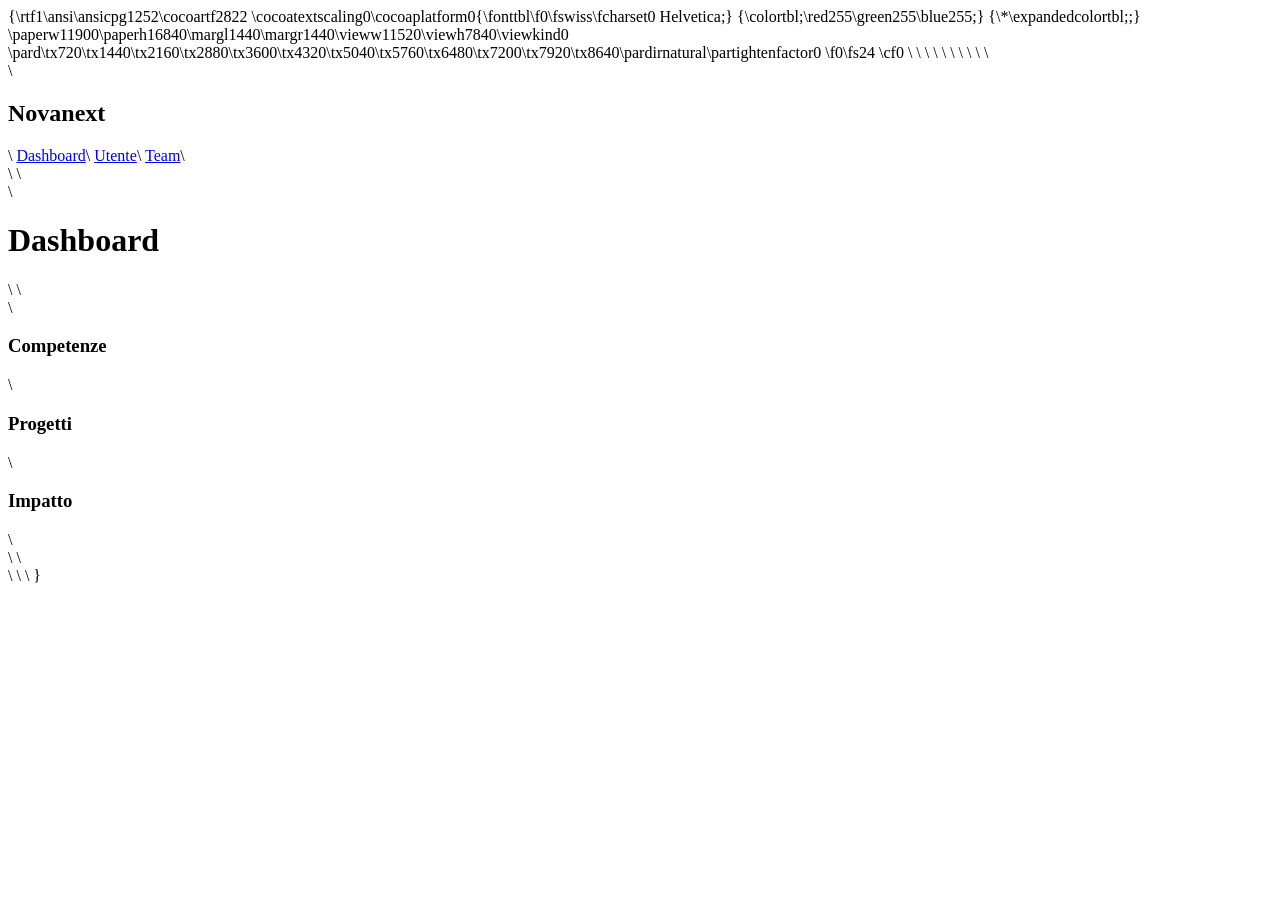
<file: novanext-impact-system-pro/dashboard.html>
{\rtf1\ansi\ansicpg1252\cocoartf2822
\cocoatextscaling0\cocoaplatform0{\fonttbl\f0\fswiss\fcharset0 Helvetica;}
{\colortbl;\red255\green255\blue255;}
{\*\expandedcolortbl;;}
\paperw11900\paperh16840\margl1440\margr1440\vieww11520\viewh7840\viewkind0
\pard\tx720\tx1440\tx2160\tx2880\tx3600\tx4320\tx5040\tx5760\tx6480\tx7200\tx7920\tx8640\pardirnatural\partightenfactor0

\f0\fs24 \cf0 <!DOCTYPE html>\
<html>\
<head>\
<meta charset="UTF-8">\
<title>Dashboard</title>\
<link rel="stylesheet" href="styles.css">\
<script src="app.js" defer></script>\
</head>\
<body>\
\
<div class="sidebar">\
  <h2>Novanext</h2>\
  <a href="dashboard.html">Dashboard</a>\
  <a href="user.html">Utente</a>\
  <a href="team.html">Team</a>\
</div>\
\
<div class="main">\
<h1>Dashboard</h1>\
\
<div class="kpi-container">\
  <div class="kpi-box"><h3>Competenze</h3><p id="skills"></p></div>\
  <div class="kpi-box"><h3>Progetti</h3><p id="projects"></p></div>\
  <div class="kpi-box"><h3>Impatto</h3><p id="impact"></p></div>\
</div>\
\
</div>\
</body>\
</html>\
}
</file>
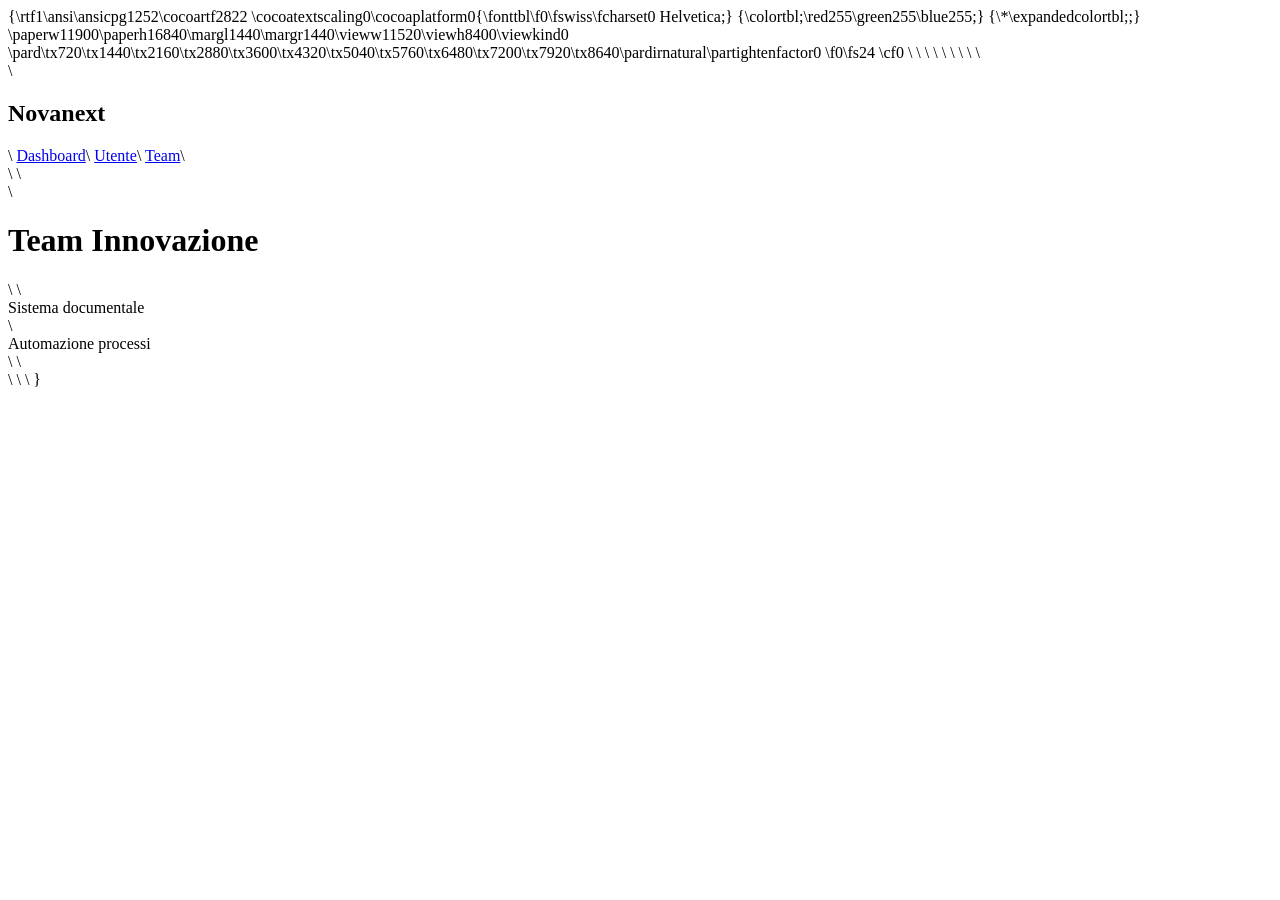
<file: novanext-impact-system-pro/team.html>
{\rtf1\ansi\ansicpg1252\cocoartf2822
\cocoatextscaling0\cocoaplatform0{\fonttbl\f0\fswiss\fcharset0 Helvetica;}
{\colortbl;\red255\green255\blue255;}
{\*\expandedcolortbl;;}
\paperw11900\paperh16840\margl1440\margr1440\vieww11520\viewh8400\viewkind0
\pard\tx720\tx1440\tx2160\tx2880\tx3600\tx4320\tx5040\tx5760\tx6480\tx7200\tx7920\tx8640\pardirnatural\partightenfactor0

\f0\fs24 \cf0 <!DOCTYPE html>\
<html>\
<head>\
<meta charset="UTF-8">\
<title>Team</title>\
<link rel="stylesheet" href="styles.css">\
</head>\
<body>\
\
<div class="sidebar">\
  <h2>Novanext</h2>\
  <a href="dashboard.html">Dashboard</a>\
  <a href="user.html">Utente</a>\
  <a href="team.html">Team</a>\
</div>\
\
<div class="main">\
<h1>Team Innovazione</h1>\
\
<div class="card">Sistema documentale</div>\
<div class="card">Automazione processi</div>\
\
</div>\
\
</body>\
</html>}
</file>
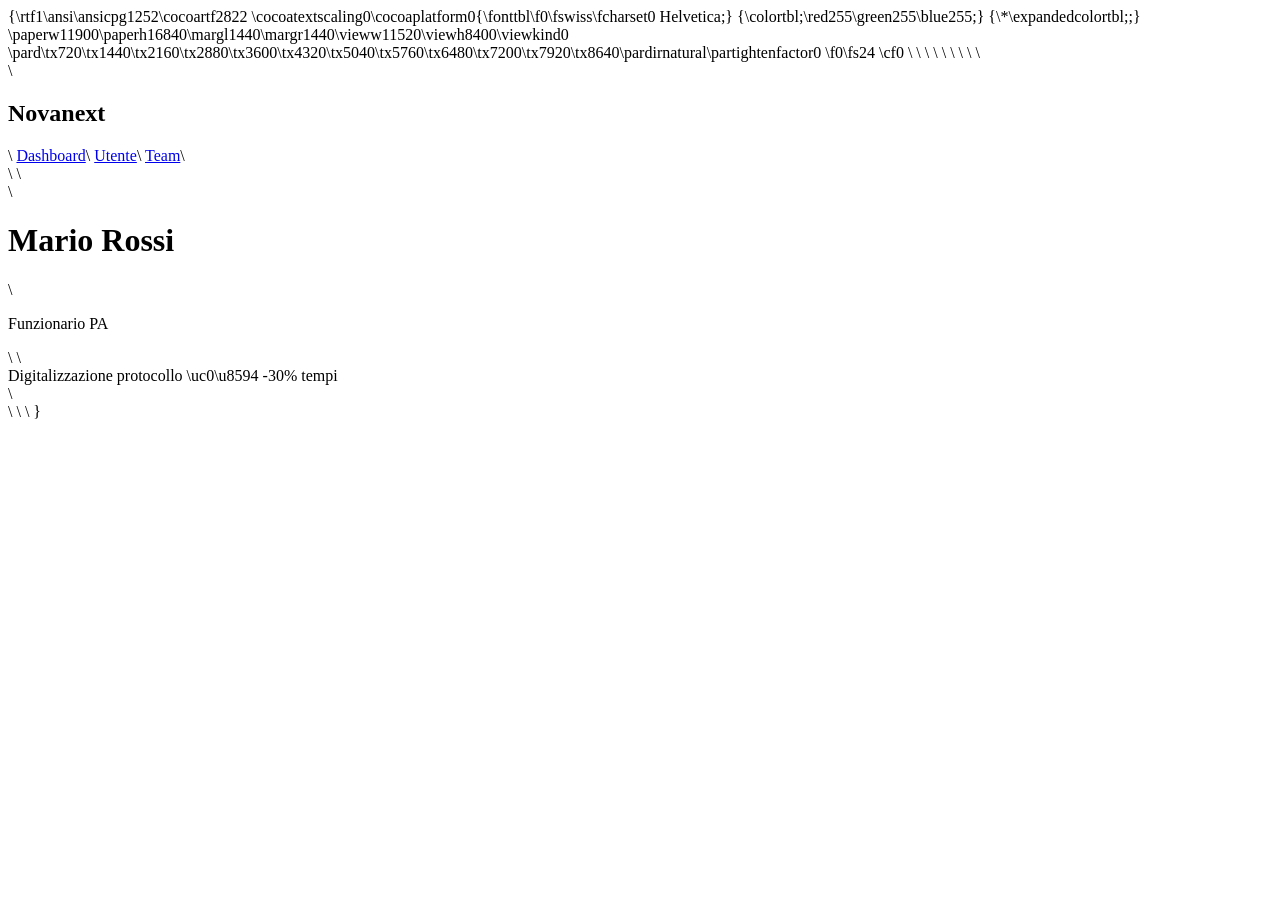
<file: novanext-impact-system-pro/user.html>
{\rtf1\ansi\ansicpg1252\cocoartf2822
\cocoatextscaling0\cocoaplatform0{\fonttbl\f0\fswiss\fcharset0 Helvetica;}
{\colortbl;\red255\green255\blue255;}
{\*\expandedcolortbl;;}
\paperw11900\paperh16840\margl1440\margr1440\vieww11520\viewh8400\viewkind0
\pard\tx720\tx1440\tx2160\tx2880\tx3600\tx4320\tx5040\tx5760\tx6480\tx7200\tx7920\tx8640\pardirnatural\partightenfactor0

\f0\fs24 \cf0 <!DOCTYPE html>\
<html>\
<head>\
<meta charset="UTF-8">\
<title>Utente</title>\
<link rel="stylesheet" href="styles.css">\
</head>\
<body>\
\
<div class="sidebar">\
  <h2>Novanext</h2>\
  <a href="dashboard.html">Dashboard</a>\
  <a href="user.html">Utente</a>\
  <a href="team.html">Team</a>\
</div>\
\
<div class="main">\
<h1>Mario Rossi</h1>\
<p>Funzionario PA</p>\
\
<div class="card">Digitalizzazione protocollo \uc0\u8594  -30% tempi</div>\
</div>\
\
</body>\
</html>}
</file>
<file: novanext-impact-system-pro/styles.css>
{\rtf1\ansi\ansicpg1252\cocoartf2822
\cocoatextscaling0\cocoaplatform0{\fonttbl\f0\fswiss\fcharset0 Helvetica;}
{\colortbl;\red255\green255\blue255;}
{\*\expandedcolortbl;;}
\paperw11900\paperh16840\margl1440\margr1440\vieww11520\viewh8400\viewkind0
\pard\tx720\tx1440\tx2160\tx2880\tx3600\tx4320\tx5040\tx5760\tx6480\tx7200\tx7920\tx8640\pardirnatural\partightenfactor0

\f0\fs24 \cf0 body \{\
  margin:0;\
  font-family: Arial;\
  display:flex;\
\}\
\
.sidebar \{\
  width:200px;\
  background:#1e2a38;\
  color:white;\
  height:100vh;\
  padding:20px;\
\}\
\
.sidebar a \{\
  display:block;\
  color:white;\
  margin:10px 0;\
  text-decoration:none;\
\}\
\
.main \{\
  padding:40px;\
  flex:1;\
  background:#f5f7fb;\
\}\
\
.kpi-container \{\
  display:flex;\
  gap:20px;\
\}\
\
.kpi-box \{\
  background:white;\
  padding:20px;\
  border-radius:10px;\
\}\
\
.card \{\
  background:white;\
  padding:15px;\
  margin-top:10px;\
  border-radius:8px;\
\}}
</file>
